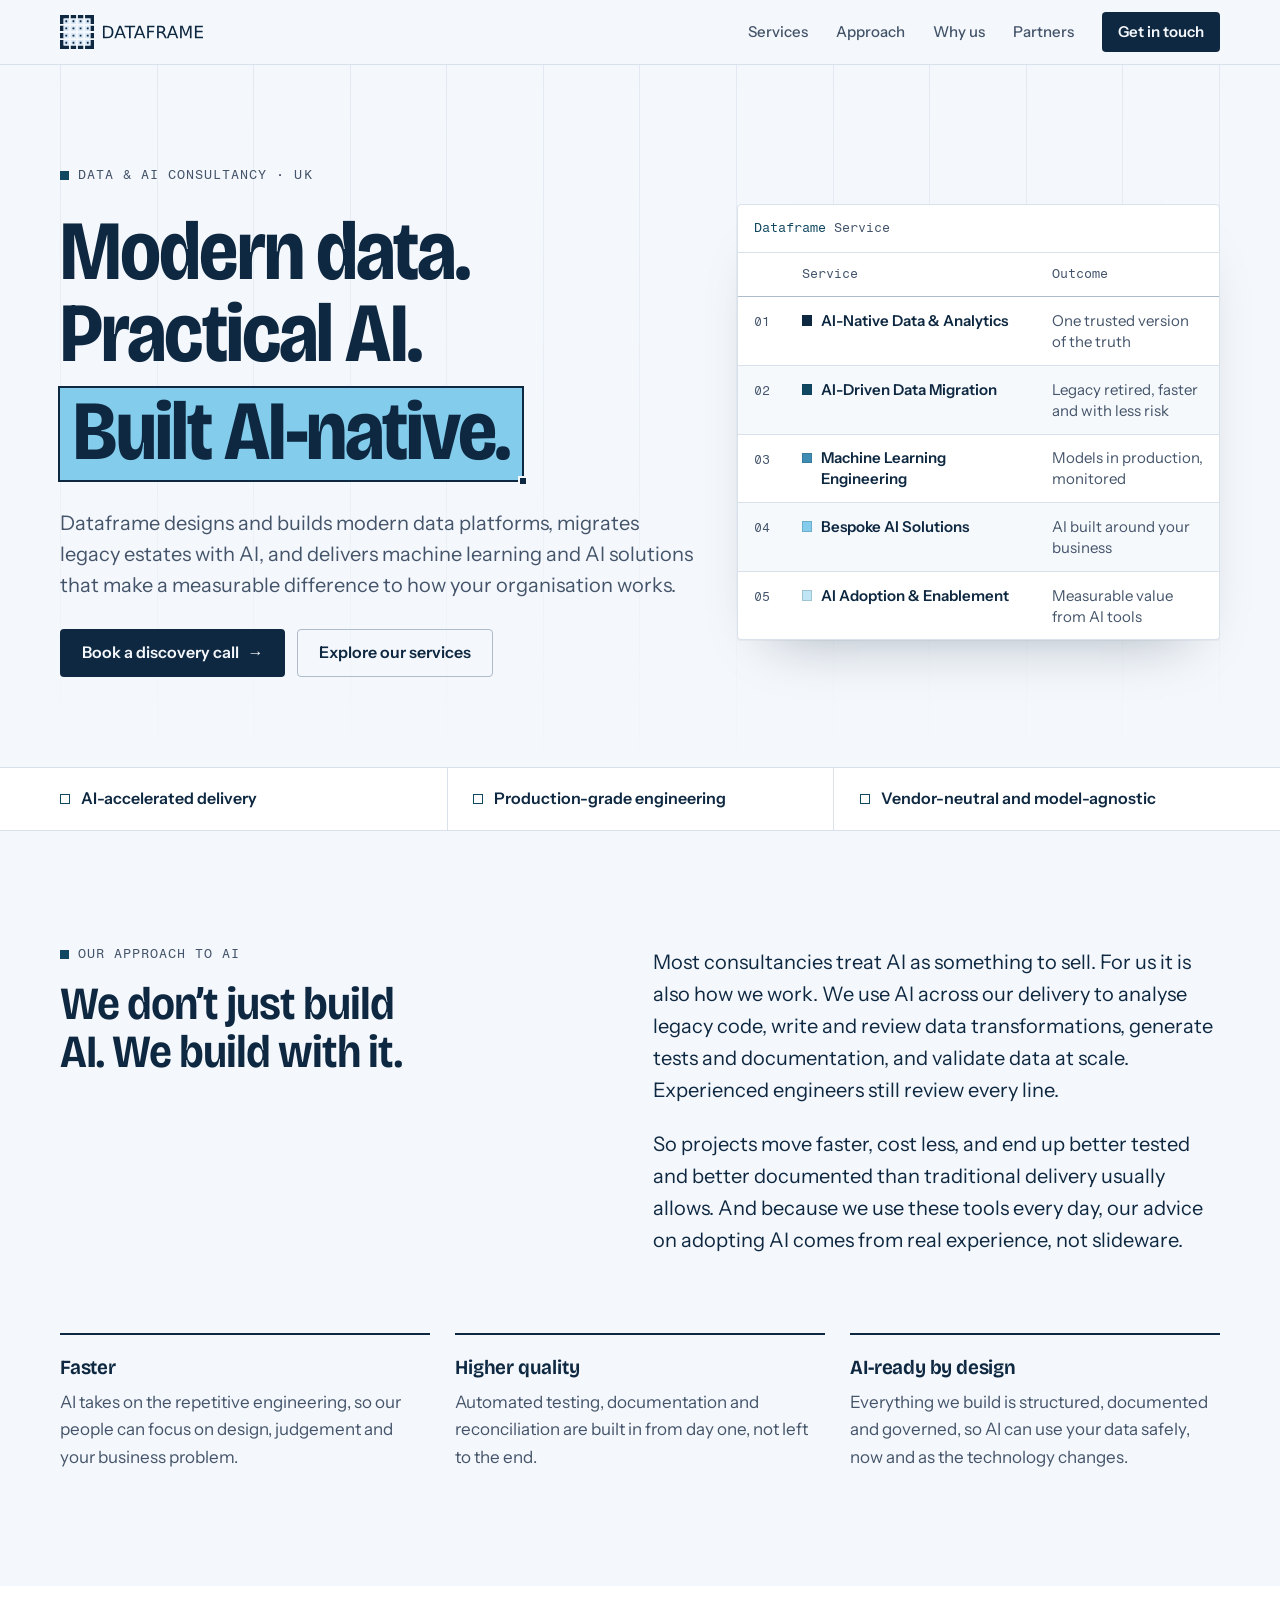
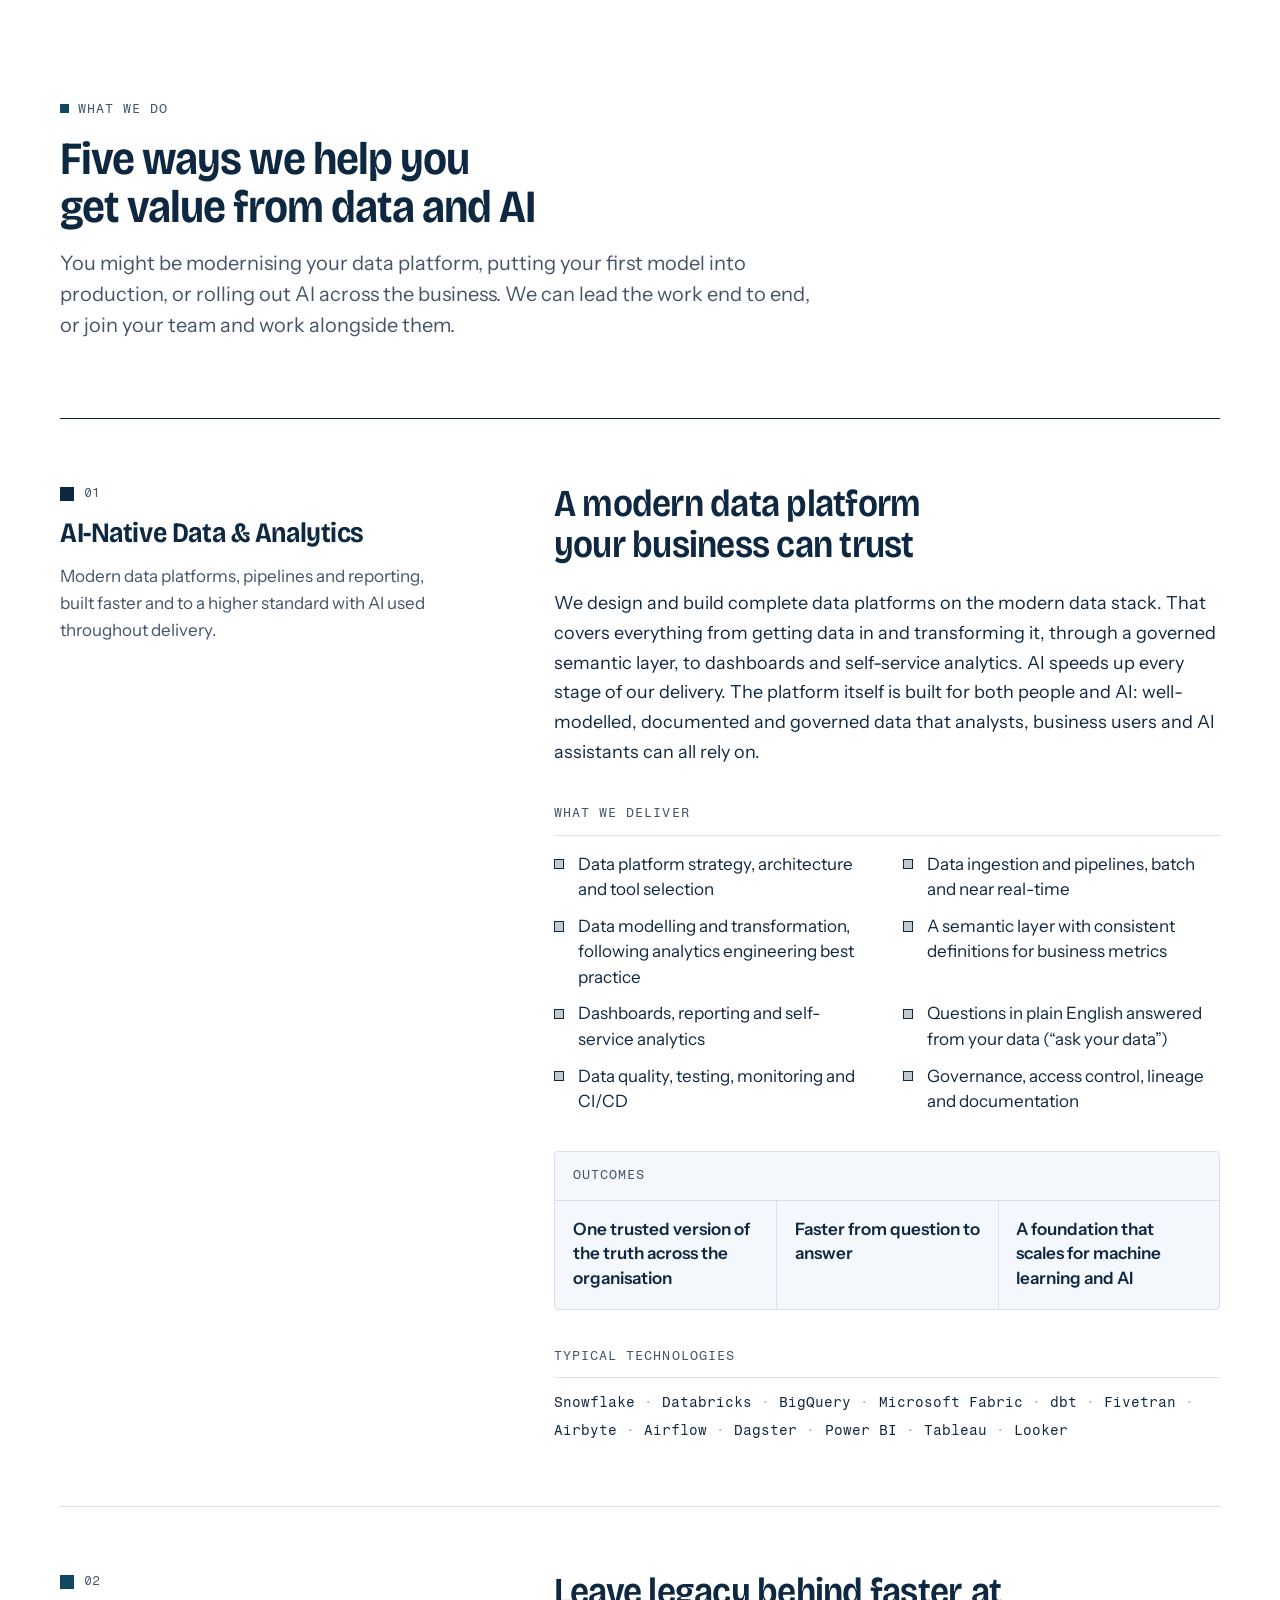
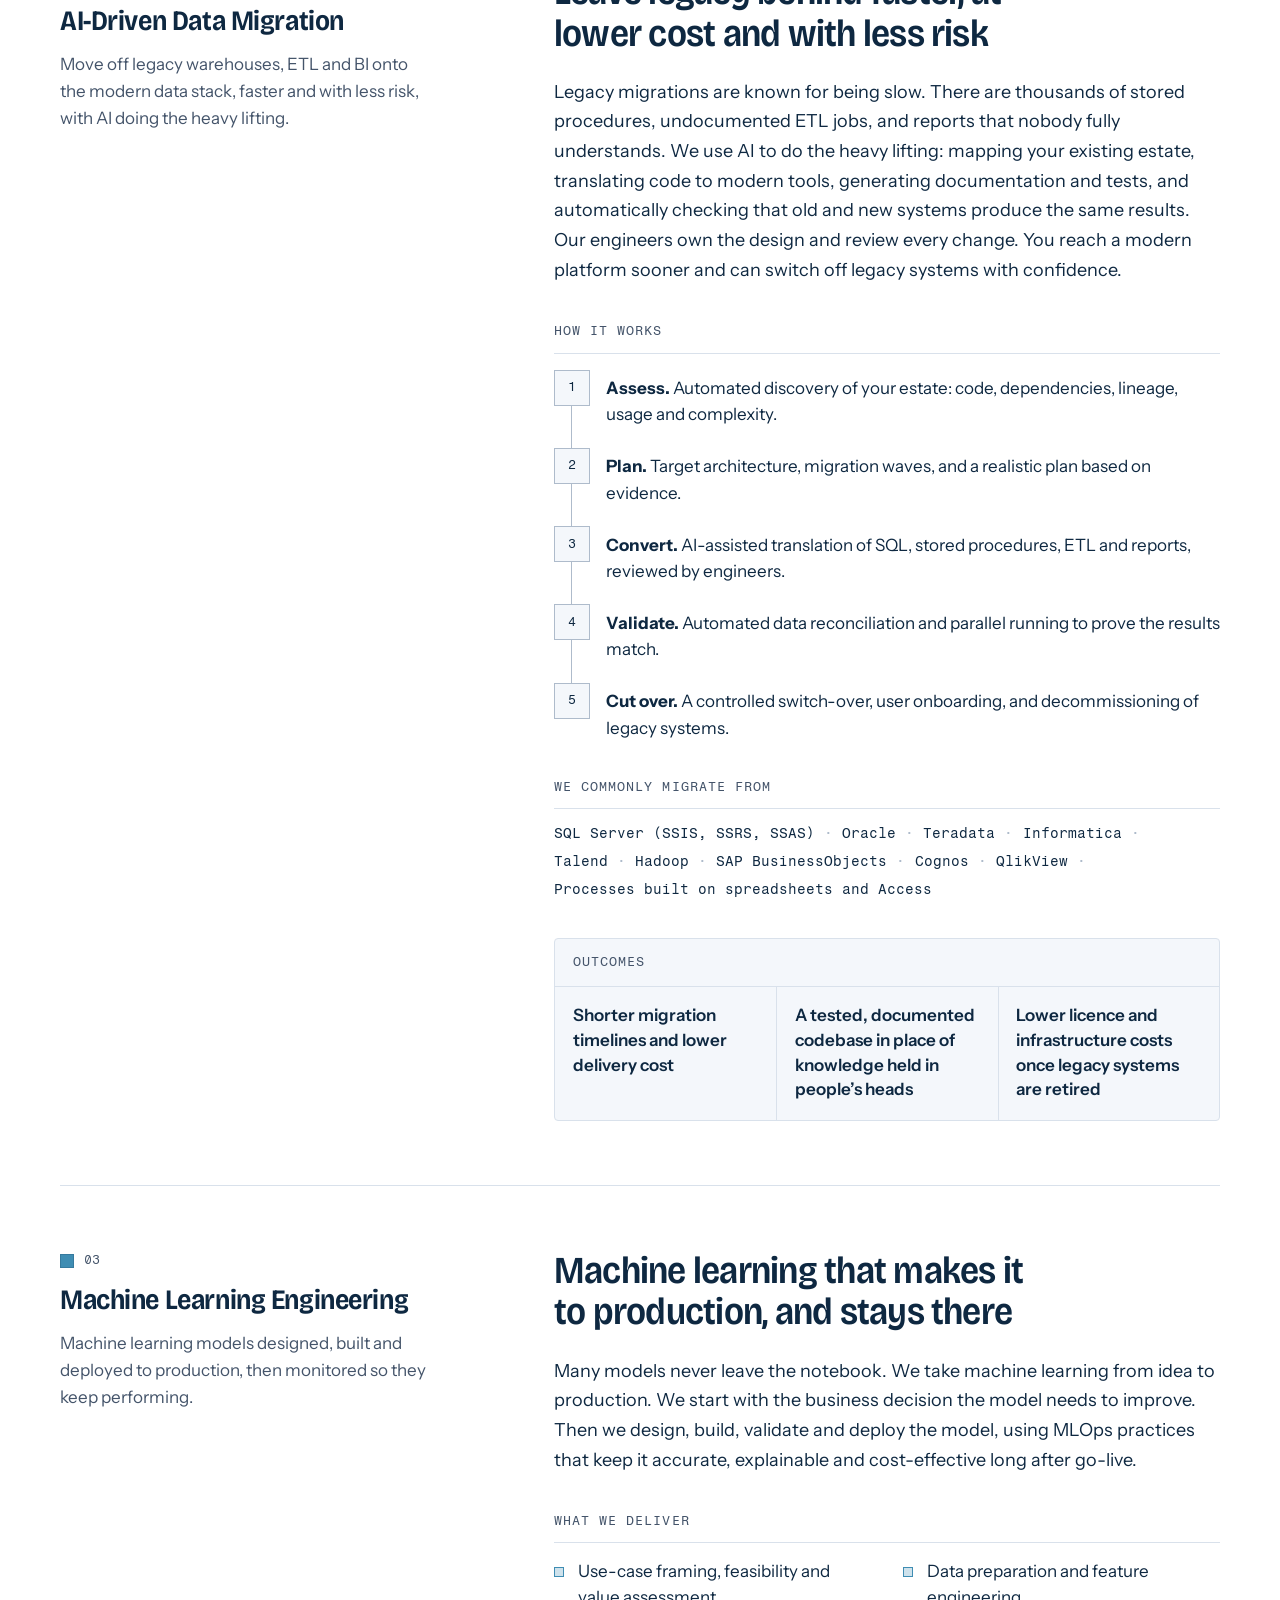
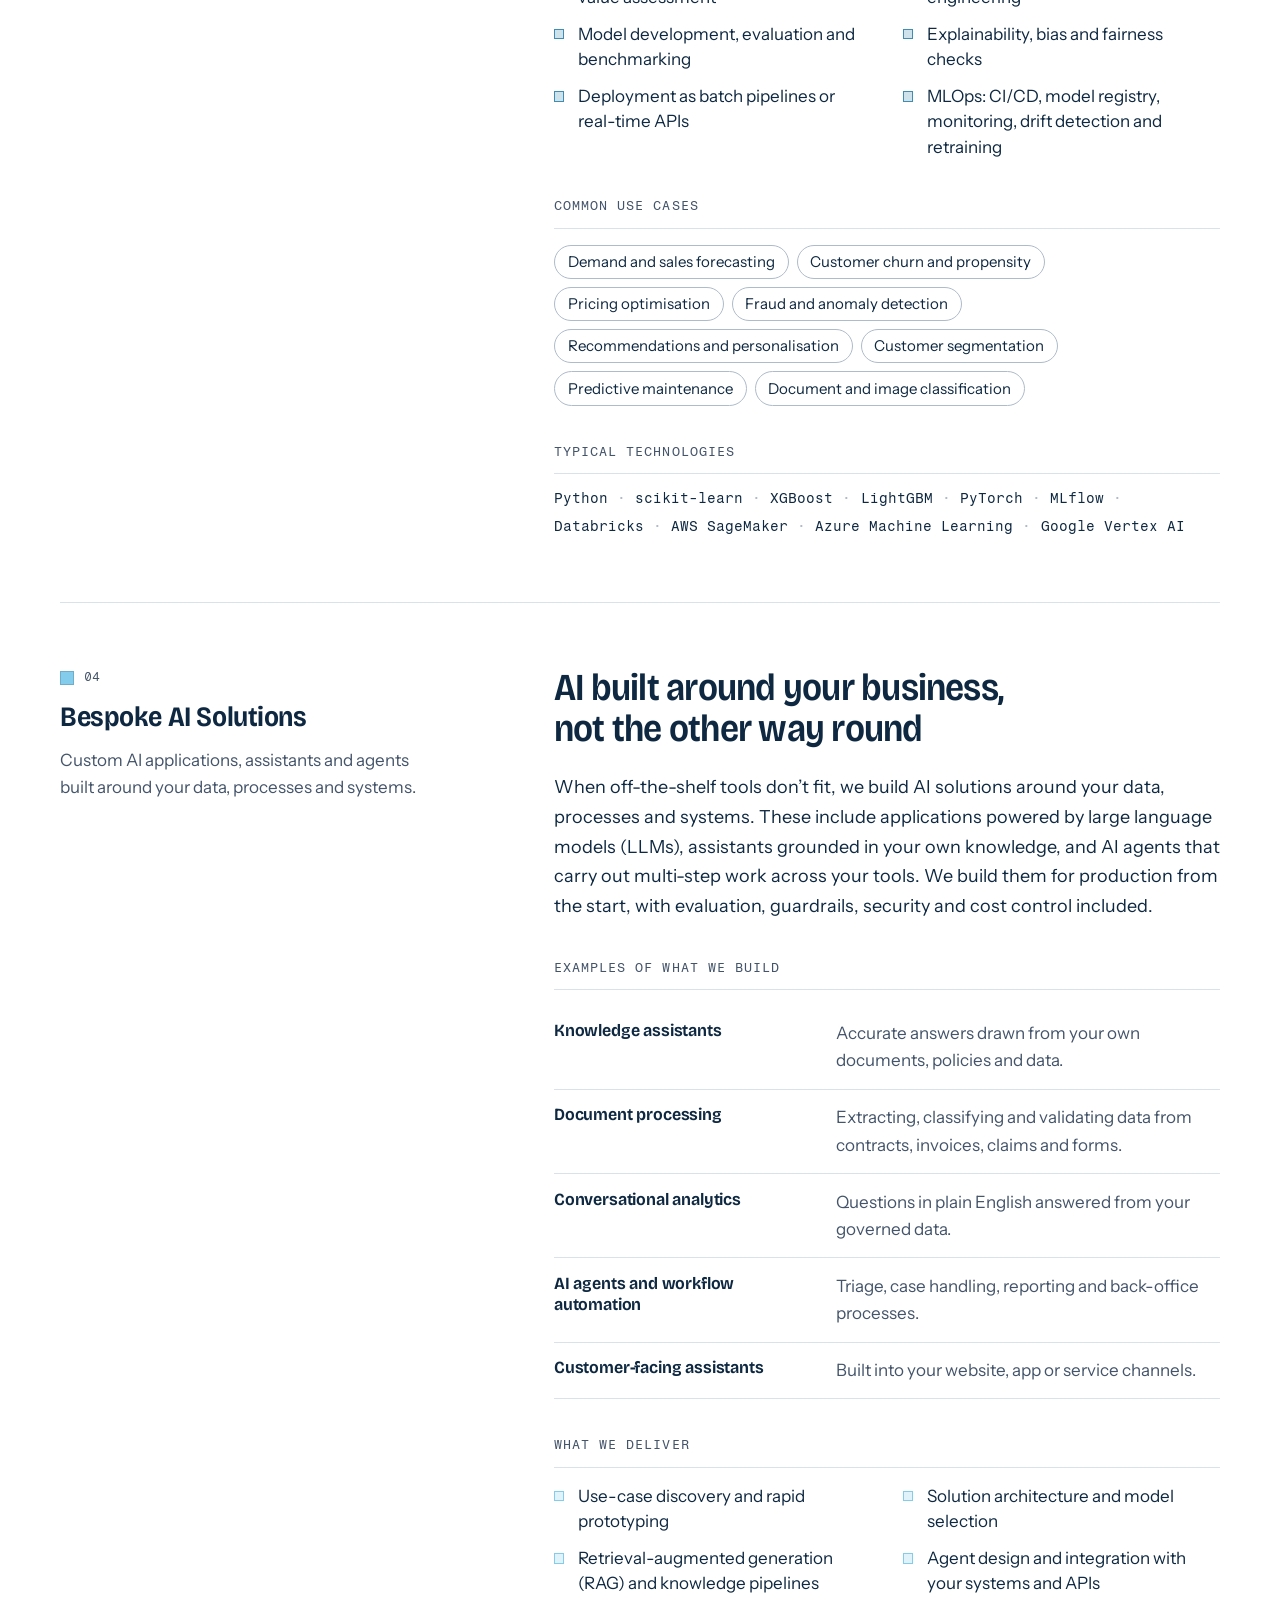
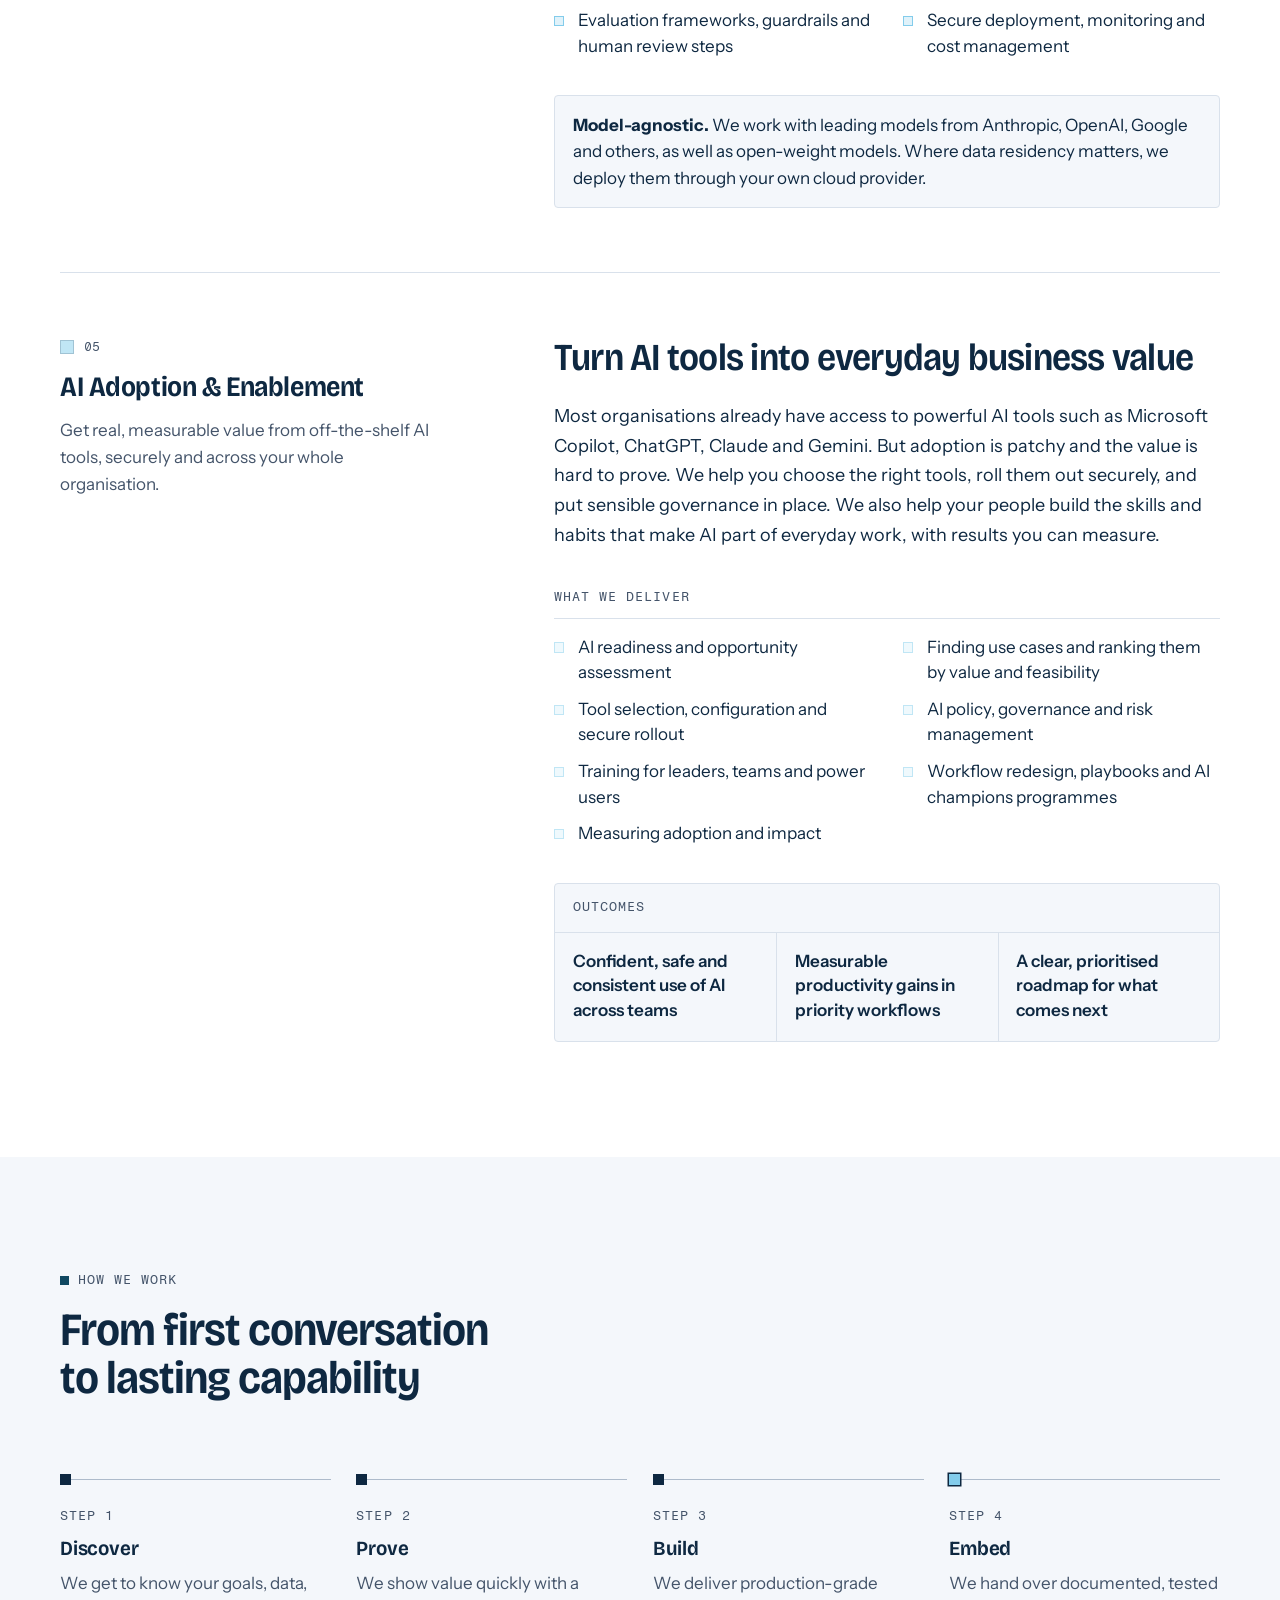
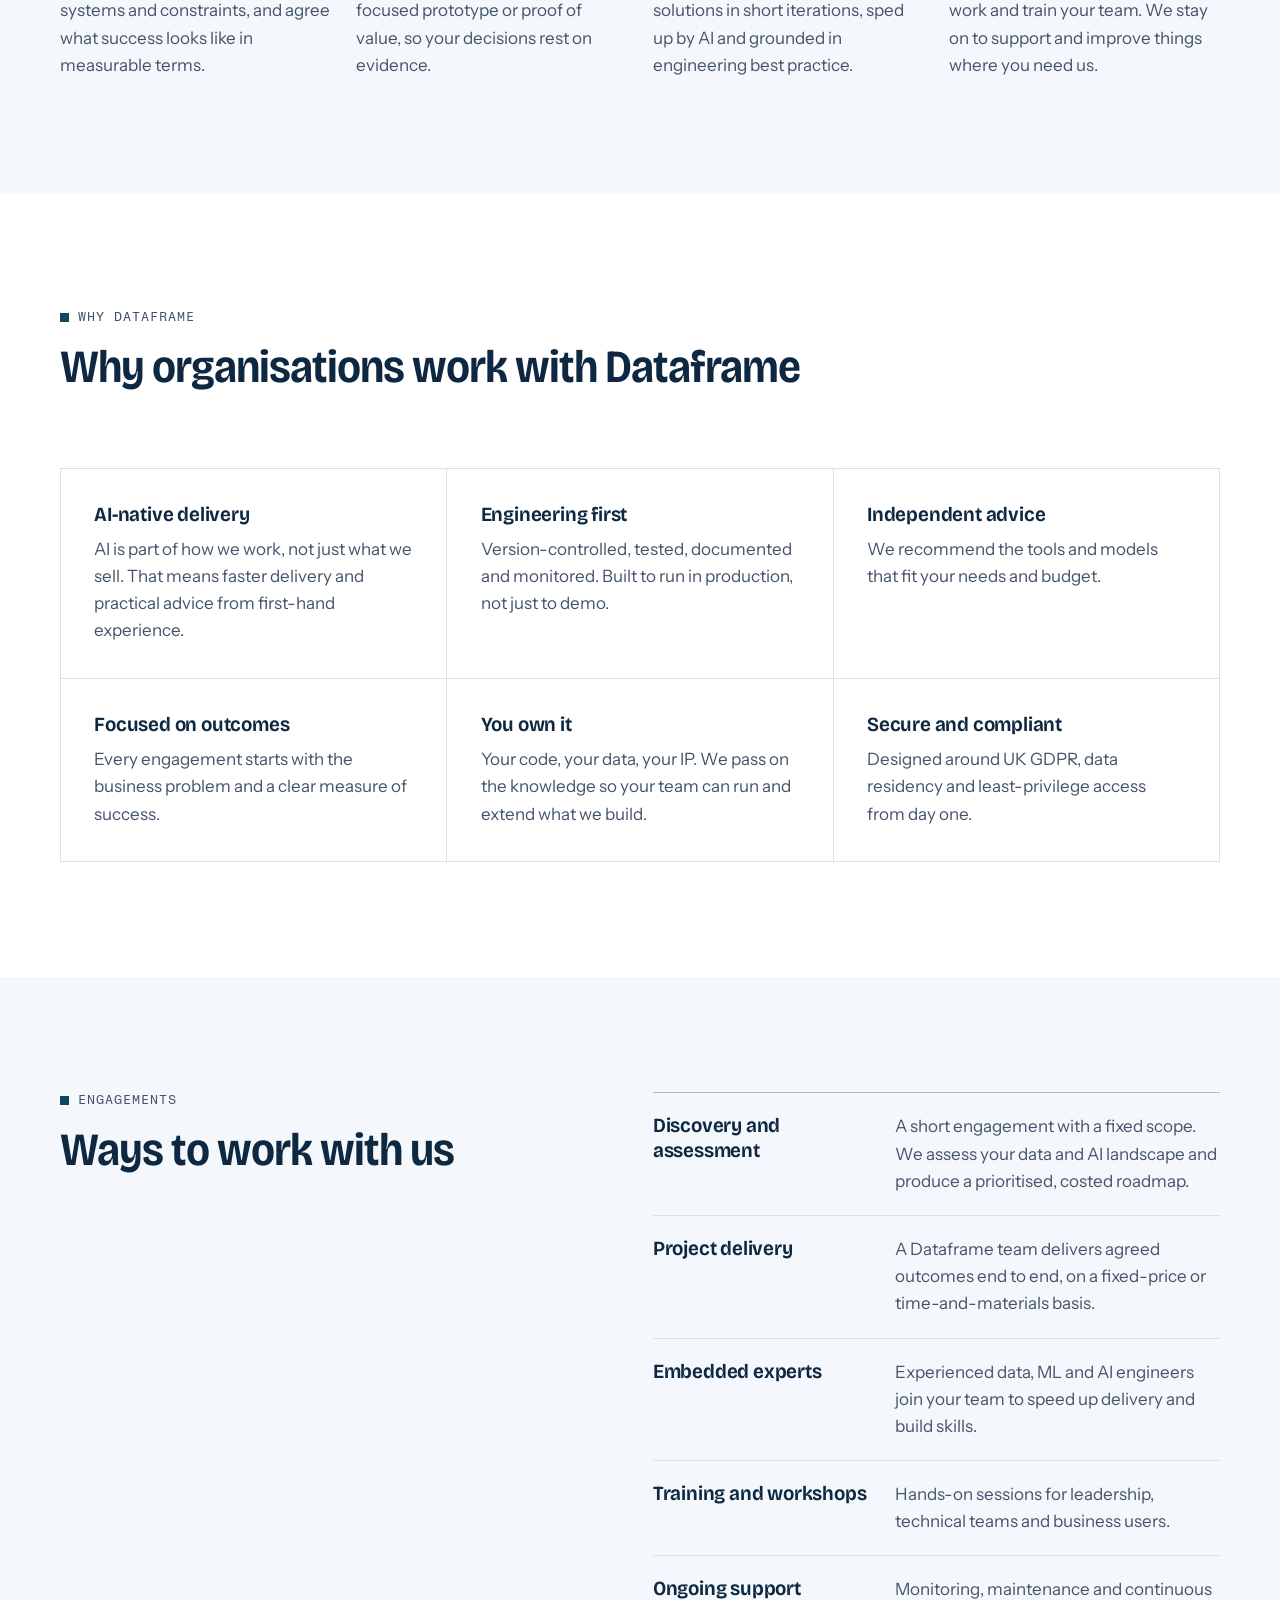
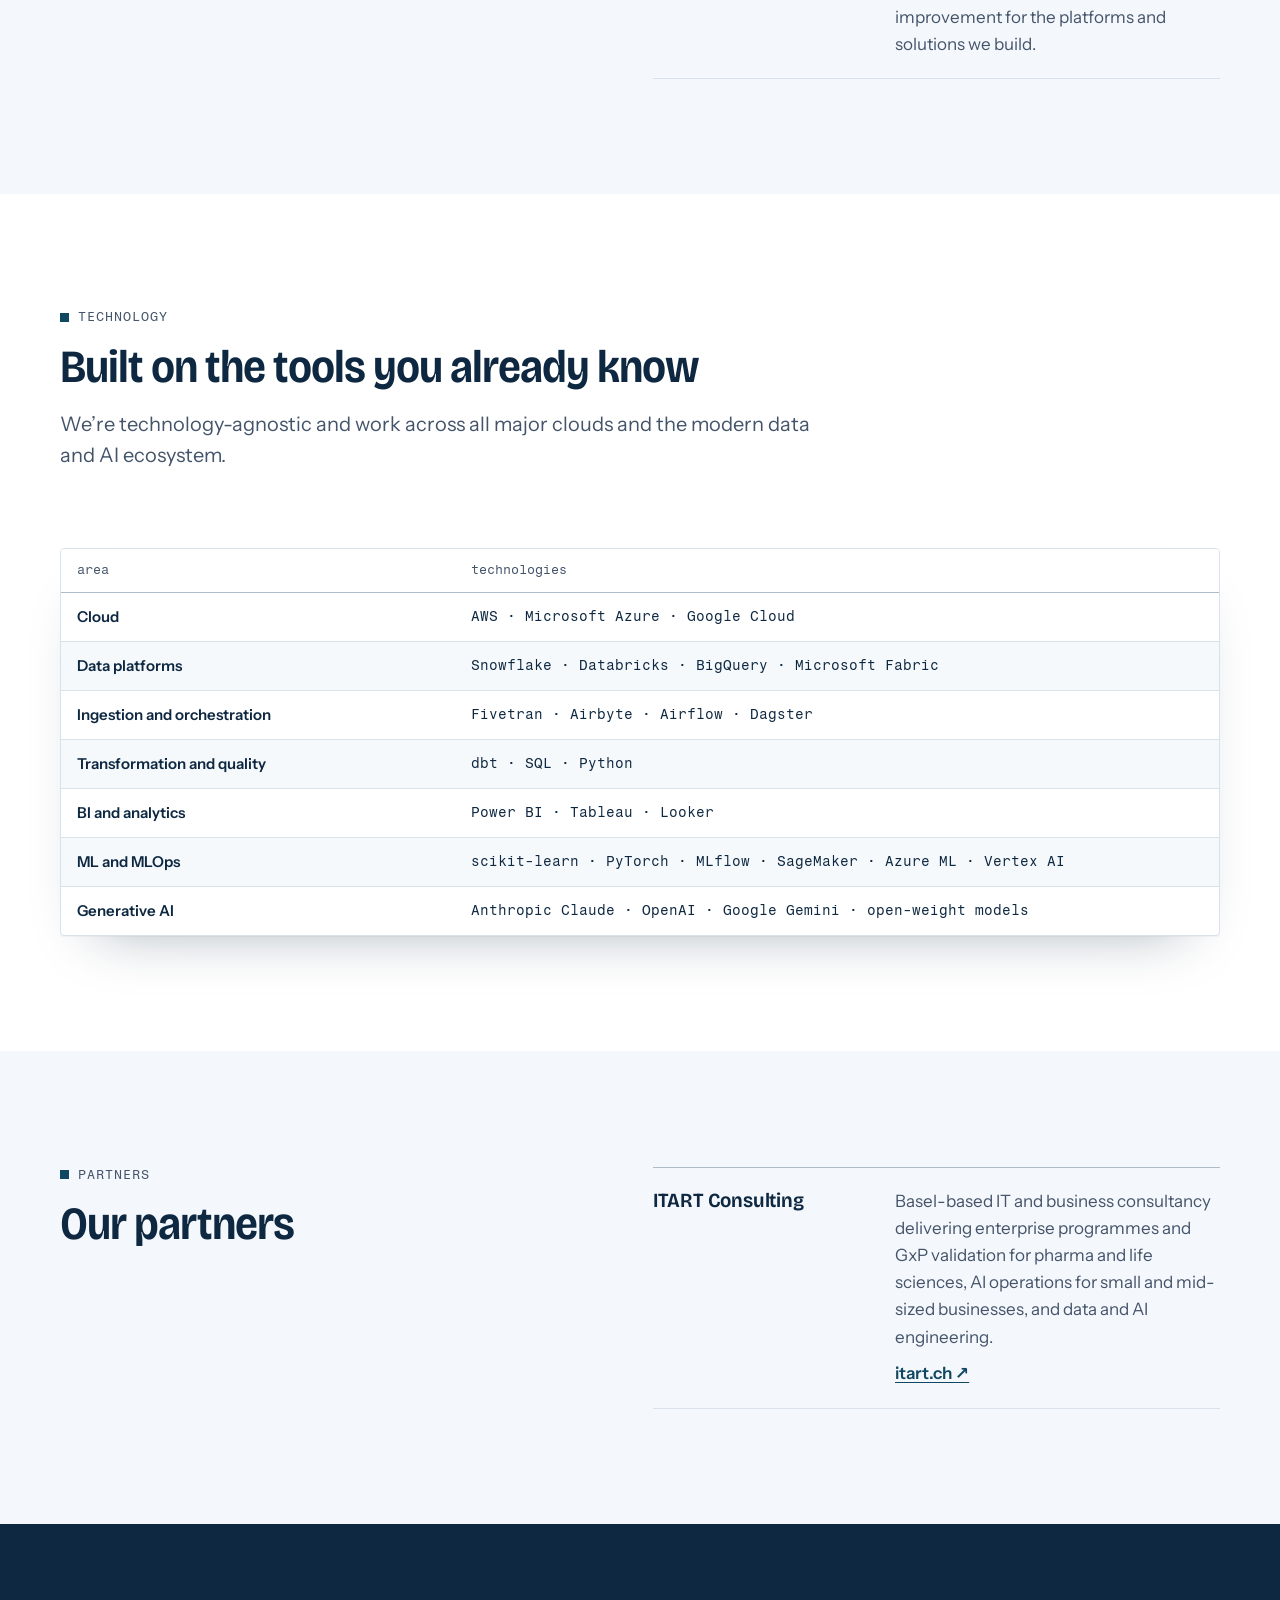
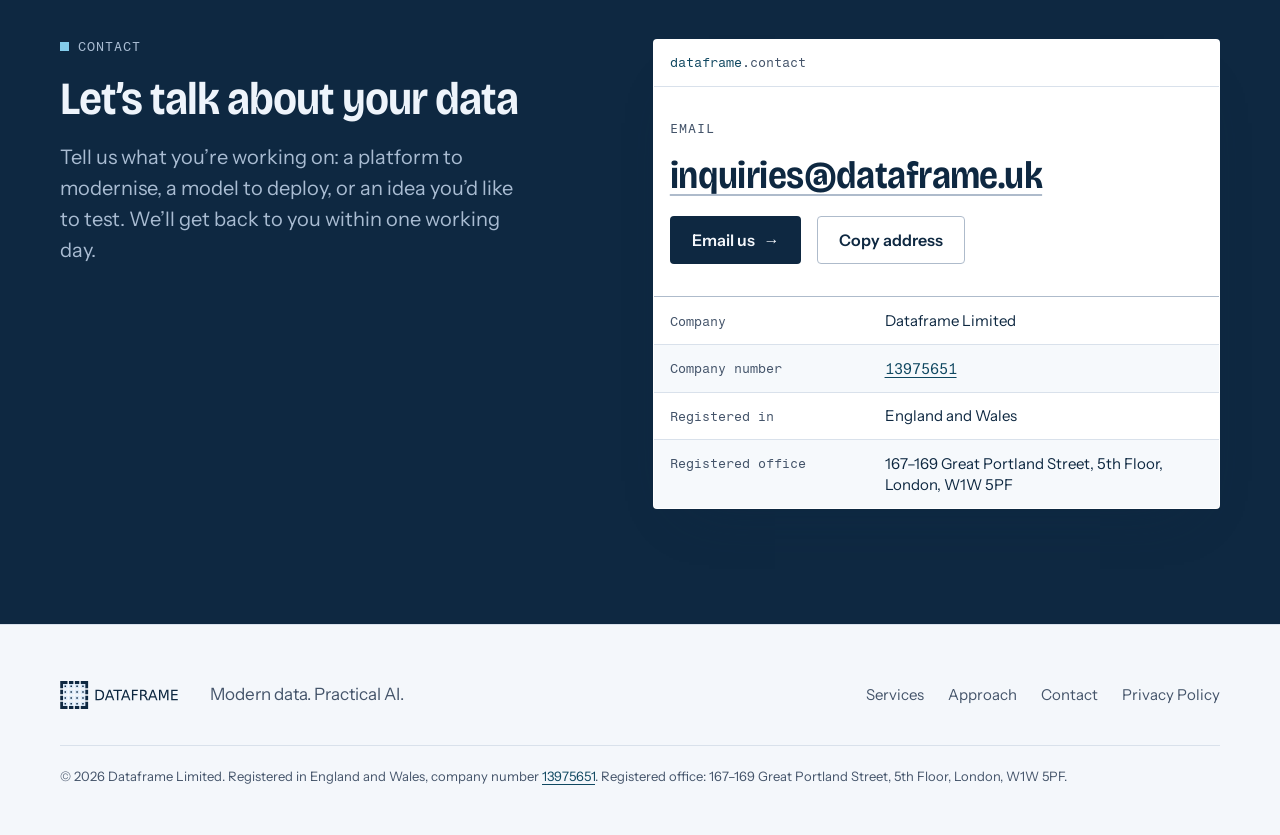
<file: docs/index.html>
<!doctype html>
<html lang="en-GB">
<head>
<meta charset="utf-8">
<meta name="viewport" content="width=device-width, initial-scale=1">
<title>Dataframe | AI-Native Data &amp; AI Consultancy, UK</title>
<meta name="description" content="Dataframe builds modern data platforms, migrates legacy data estates with AI, and designs, deploys and embeds machine learning and AI solutions.">
<link rel="canonical" href="https://dataframe.uk/">
<meta name="color-scheme" content="light dark">
<meta name="theme-color" content="#F4F7FB" media="(prefers-color-scheme: light)">
<meta name="theme-color" content="#07111D" media="(prefers-color-scheme: dark)">

<meta property="og:type" content="website">
<meta property="og:site_name" content="Dataframe">
<meta property="og:locale" content="en_GB">
<meta property="og:url" content="https://dataframe.uk/">
<meta property="og:title" content="Dataframe | AI-Native Data &amp; AI Consultancy, UK">
<meta property="og:description" content="Dataframe builds modern data platforms, migrates legacy data estates with AI, and designs, deploys and embeds machine learning and AI solutions.">
<meta property="og:image" content="https://dataframe.uk/assets/img/og-image.png">
<meta property="og:image:width" content="1200">
<meta property="og:image:height" content="630">
<meta property="og:image:alt" content="Dataframe: Modern data. Practical AI. Built AI-native.">
<meta name="twitter:card" content="summary_large_image">

<link rel="icon" href="favicon.ico" sizes="32x32">
<link rel="icon" href="assets/img/favicon.svg" type="image/svg+xml">
<link rel="apple-touch-icon" href="assets/img/apple-touch-icon.png">
<link rel="preload" href="assets/fonts/bricolage-grotesque-latin.woff2" as="font" type="font/woff2" crossorigin>
<link rel="preload" href="assets/fonts/instrument-sans-latin.woff2" as="font" type="font/woff2" crossorigin>
<link rel="preload" href="assets/fonts/fragment-mono-latin.woff2" as="font" type="font/woff2" crossorigin>
<link rel="stylesheet" href="assets/css/styles.css">
<script>document.documentElement.classList.add('js');</script>
<script src="assets/js/main.js" defer></script>

<script type="application/ld+json">
{
  "@context": "https://schema.org",
  "@type": "ProfessionalService",
  "name": "Dataframe Limited",
  "alternateName": "Dataframe",
  "url": "https://dataframe.uk/",
  "logo": "https://dataframe.uk/assets/img/apple-touch-icon.png",
  "description": "Dataframe builds modern data platforms, migrates legacy data estates with AI, and designs, deploys and embeds machine learning and AI solutions.",
  "email": "inquiries@dataframe.uk",
  "address": {
    "@type": "PostalAddress",
    "streetAddress": "167–169 Great Portland Street, 5th Floor",
    "addressLocality": "London",
    "postalCode": "W1W 5PF",
    "addressCountry": "GB"
  },
  "areaServed": "GB",
  "knowsAbout": ["Modern data stack", "Data migration", "Analytics engineering", "Machine learning", "Generative AI", "AI adoption"]
}
</script>
</head>
<body id="top">
<svg class="visually-hidden" aria-hidden="true" focusable="false"><symbol id="df-logo" viewBox="0 0 79.90099 19"><path style="fill: var(--logo-frame, #0E2841)" d="M0 0H5V2H0ZM0 0H2V5H0ZM6 0H9V2H6ZM10 0H13V2H10ZM14 0H19V2H14ZM17 0H19V5H17ZM0 6H2V9H0ZM17 6H19V9H17ZM0 10H2V13H0ZM17 10H19V13H17ZM0 17H5V19H0ZM0 14H2V19H0ZM6 17H9V19H6ZM10 17H13V19H10ZM14 17H19V19H14ZM17 14H19V19H17Z"/><path style="fill: var(--logo-cell, #DAE9F8)" d="M2 2H5V5H2ZM6 2H9V5H6ZM10 2H13V5H10ZM14 2H17V5H14ZM2 6H5V9H2ZM6 6H9V9H6ZM10 6H13V9H10ZM14 6H17V9H14ZM2 10H5V13H2ZM6 10H9V13H6ZM10 10H13V13H10ZM14 10H17V13H14ZM2 14H5V17H2ZM6 14H9V17H6ZM10 14H13V17H10ZM14 14H17V17H14Z"/><path style="fill: var(--logo-ink, #0E2841)" d="M3 3H4V4H3ZM7 3H8V4H7ZM11 3H12V4H11ZM15 3H16V4H15ZM3 7H4V8H3ZM7 7H8V8H7ZM11 7H12V8H11ZM15 7H16V8H15ZM3 11H4V12H3ZM7 11H8V12H7ZM11 11H12V12H11ZM15 11H16V12H15ZM3 15H4V16H3ZM7 15H8V16H7ZM11 15H12V16H11ZM15 15H16V16H15Z"/><path fill="currentColor" transform="translate(24 6.0) scale(0.09601)" d="M9.86 8.11L9.86 64.8L21.78 64.8Q36.88 64.8 43.88 57.97Q50.88 51.12 50.88 36.38Q50.88 21.73 43.88 14.92Q36.88 8.11 21.78 8.11L9.86 8.11ZM0 0L20.27 0Q41.45 0 51.36 8.81Q61.28 17.62 61.28 36.38Q61.28 55.23 51.31 64.08Q41.36 72.91 20.27 72.91L0 72.91L0 0ZM99.62 9.72L86.23 46L113.05 46L99.62 9.72ZM94.05 0L105.23 0L133.02 72.91L122.77 72.91L116.12 54.2L83.27 54.2L76.62 72.91L66.22 72.91L94.05 0ZM125.78 0L187.45 0L187.45 8.31L161.58 8.31L161.58 72.91L151.67 72.91L151.67 8.31L125.78 8.31L125.78 0ZM213.58 9.72L200.19 46L227 46L213.58 9.72ZM208 0L219.19 0L246.97 72.91L236.72 72.91L230.08 54.2L197.22 54.2L190.58 72.91L180.17 72.91L208 0ZM257.61 0L299.5 0L299.5 8.31L267.47 8.31L267.47 29.8L296.38 29.8L296.38 38.09L267.47 38.09L267.47 72.91L257.61 72.91L257.61 0ZM349.7 38.72Q352.88 39.8 355.88 43.31Q358.88 46.83 361.91 52.98L371.92 72.91L361.31 72.91L352 54.2Q348.38 46.88 344.98 44.48Q341.59 42.09 335.73 42.09L324.98 42.09L324.98 72.91L315.12 72.91L315.12 0L337.39 0Q349.89 0 356.05 5.23Q362.2 10.45 362.2 21Q362.2 27.89 359 32.44Q355.8 36.97 349.7 38.72ZM324.98 8.11L324.98 33.98L337.39 33.98Q344.52 33.98 348.16 30.69Q351.8 27.39 351.8 21Q351.8 14.61 348.16 11.36Q344.52 8.11 337.39 8.11L324.98 8.11ZM404.94 9.72L391.55 46L418.36 46L404.94 9.72ZM399.36 0L410.55 0L438.33 72.91L428.08 72.91L421.44 54.2L388.58 54.2L381.94 72.91L371.53 72.91L399.36 0ZM448.97 0L463.67 0L482.27 49.61L500.97 0L515.67 0L515.67 72.91L506.05 72.91L506.05 8.89L487.25 58.89L477.34 58.89L458.55 8.89L458.55 72.91L448.97 72.91L448.97 0ZM535.25 0L581.34 0L581.34 8.31L545.11 8.31L545.11 29.89L579.83 29.89L579.83 38.19L545.11 38.19L545.11 64.61L582.22 64.61L582.22 72.91L535.25 72.91L535.25 0Z"/></symbol></svg>
<a class="skip-link" href="#main">Skip to content</a>

<header class="site-header">
  <div class="wrap site-header__inner">
    <a class="brand" href="#top" aria-label="Dataframe, back to top">
      <svg class="brand__logo" viewBox="0 0 79.9 19" width="143" height="34" aria-hidden="true" focusable="false"><use href="#df-logo"/></svg>
    </a>
    <nav class="site-nav" id="site-nav" aria-label="Main">
      <ul>
        <li><a href="#services">Services</a></li>
        <li><a href="#approach">Approach</a></li>
        <li><a href="#why">Why us</a></li>
        <li><a href="#partners">Partners</a></li>
      </ul>
    </nav>
    <a class="btn btn--primary btn--sm site-header__cta" href="#contact">Get in touch</a>
    <button class="nav-toggle" type="button" aria-expanded="false" aria-controls="site-nav">
      <span class="visually-hidden">Menu</span>
      <span class="nav-toggle__bars" aria-hidden="true"></span>
    </button>
  </div>
</header>

<main id="main">

  <!-- Hero -->
  <section class="hero" aria-labelledby="hero-title">
    <div class="wrap hero__grid">
      <div class="hero__copy">
        <p class="label">Data &amp; AI consultancy · UK</p>
        <h1 class="hero__title" id="hero-title">
          <span class="hero__line">Modern data.</span>
          <span class="hero__line">Practical AI.</span>
          <span class="hero__line"><span class="cell-select">Built AI-native.</span></span>
        </h1>
        <p class="hero__lead">Dataframe designs and builds modern data platforms, migrates legacy estates with AI, and delivers machine learning and AI solutions that make a measurable difference to how your organisation works.</p>
        <div class="actions">
          <a class="btn btn--primary" href="#contact">Book a discovery call <span class="btn__arrow" aria-hidden="true">→</span></a>
          <a class="btn btn--ghost" href="#services">Explore our services</a>
        </div>
      </div>

      <figure class="df df--nav df--live hero__df">
        <figcaption class="df__caption"><span class="df__var">Dataframe</span> Service</figcaption>
        <div class="df__scroll">
          <table>
            <thead>
              <tr><th scope="col"><span class="visually-hidden">Number</span></th><th scope="col">Service</th><th scope="col">Outcome</th></tr>
            </thead>
            <tbody>
              <tr style="--i:0; --swatch: var(--v1)"><th scope="row">01</th><td><a href="#data-analytics"><span class="swatch" aria-hidden="true"></span>AI-Native Data &amp; Analytics</a></td><td>One trusted version of the truth</td></tr>
              <tr style="--i:1; --swatch: var(--v2)"><th scope="row">02</th><td><a href="#migration"><span class="swatch" aria-hidden="true"></span>AI-Driven Data Migration</a></td><td>Legacy retired, faster and with less risk</td></tr>
              <tr style="--i:2; --swatch: var(--v3)"><th scope="row">03</th><td><a href="#machine-learning"><span class="swatch" aria-hidden="true"></span>Machine Learning Engineering</a></td><td>Models in production, monitored</td></tr>
              <tr style="--i:3; --swatch: var(--v4)"><th scope="row">04</th><td><a href="#bespoke-ai"><span class="swatch" aria-hidden="true"></span>Bespoke AI Solutions</a></td><td>AI built around your business</td></tr>
              <tr style="--i:4; --swatch: var(--v5)"><th scope="row">05</th><td><a href="#ai-adoption"><span class="swatch" aria-hidden="true"></span>AI Adoption &amp; Enablement</a></td><td>Measurable value from AI tools</td></tr>
            </tbody>
          </table>
        </div>
      </figure>
    </div>
  </section>

  <!-- Proof strip -->
  <div class="proof">
    <ul class="wrap proof__list">
      <li>AI-accelerated delivery</li>
      <li>Production-grade engineering</li>
      <li>Vendor-neutral and model-agnostic</li>
    </ul>
  </div>

  <!-- Positioning -->
  <section class="section" id="approach" aria-labelledby="approach-title">
    <div class="wrap section__inner">
      <div class="split">
        <div class="split__head">
          <p class="label">Our approach to AI</p>
          <h2 class="h2" id="approach-title">We don’t just build AI. We build with it.</h2>
        </div>
        <div class="split__body prose">
          <p>Most consultancies treat AI as something to sell. For us it is also how we work. We use AI across our delivery to analyse legacy code, write and review data transformations, generate tests and documentation, and validate data at scale. Experienced engineers still review every line.</p>
          <p>So projects move faster, cost less, and end up better tested and better documented than traditional delivery usually allows. And because we use these tools every day, our advice on adopting AI comes from real experience, not slideware.</p>
        </div>
      </div>
      <ul class="pillars">
        <li>
          <h3 class="h3">Faster</h3>
          <p>AI takes on the repetitive engineering, so our people can focus on design, judgement and your business problem.</p>
        </li>
        <li>
          <h3 class="h3">Higher quality</h3>
          <p>Automated testing, documentation and reconciliation are built in from day one, not left to the end.</p>
        </li>
        <li>
          <h3 class="h3">AI-ready by design</h3>
          <p>Everything we build is structured, documented and governed, so AI can use your data safely, now and as the technology changes.</p>
        </li>
      </ul>
    </div>
  </section>

  <!-- Services -->
  <section class="section section--alt" id="services" aria-labelledby="services-title">
    <div class="wrap section__inner">
      <header class="section-head">
        <p class="label">What we do</p>
        <h2 class="h2" id="services-title">Five ways we help you get value from data and AI</h2>
        <p class="section-head__intro">You might be modernising your data platform, putting your first model into production, or rolling out AI across the business. We can lead the work end to end, or join your team and work alongside them.</p>
      </header>

      <div class="services">

        <!-- 01 -->
        <article class="service" id="data-analytics" style="--swatch: var(--v1)" aria-labelledby="s1-title">
          <div class="service__aside">
            <p class="service__index"><span class="swatch" aria-hidden="true"></span>01</p>
            <h3 class="service__title" id="s1-title">AI-Native Data &amp; Analytics</h3>
            <p class="service__summary">Modern data platforms, pipelines and reporting, built faster and to a higher standard with AI used throughout delivery.</p>
          </div>
          <div class="service__body">
            <p class="service__headline">A modern data platform your business can trust</p>
            <p class="service__intro">We design and build complete data platforms on the modern data stack. That covers everything from getting data in and transforming it, through a governed semantic layer, to dashboards and self-service analytics. AI speeds up every stage of our delivery. The platform itself is built for both people and AI: well-modelled, documented and governed data that analysts, business users and AI assistants can all rely on.</p>
            <div class="block">
              <h4 class="block__title">What we deliver</h4>
              <ul class="ticks">
                <li>Data platform strategy, architecture and tool selection</li>
                <li>Data ingestion and pipelines, batch and near real-time</li>
                <li>Data modelling and transformation, following analytics engineering best practice</li>
                <li>A semantic layer with consistent definitions for business metrics</li>
                <li>Dashboards, reporting and self-service analytics</li>
                <li>Questions in plain English answered from your data (“ask your data”)</li>
                <li>Data quality, testing, monitoring and CI/CD</li>
                <li>Governance, access control, lineage and documentation</li>
              </ul>
            </div>
            <div class="outcomes">
              <h4 class="block__title">Outcomes</h4>
              <ul>
                <li>One trusted version of the truth across the organisation</li>
                <li>Faster from question to answer</li>
                <li>A foundation that scales for machine learning and AI</li>
              </ul>
            </div>
            <div class="tech">
              <h4 class="block__title">Typical technologies</h4>
              <ul class="inline-list">
                <li>Snowflake</li><li>Databricks</li><li>BigQuery</li><li>Microsoft Fabric</li><li>dbt</li><li>Fivetran</li><li>Airbyte</li><li>Airflow</li><li>Dagster</li><li>Power BI</li><li>Tableau</li><li>Looker</li>
              </ul>
            </div>
          </div>
        </article>

        <!-- 02 -->
        <article class="service" id="migration" style="--swatch: var(--v2)" aria-labelledby="s2-title">
          <div class="service__aside">
            <p class="service__index"><span class="swatch" aria-hidden="true"></span>02</p>
            <h3 class="service__title" id="s2-title">AI-Driven Data Migration</h3>
            <p class="service__summary">Move off legacy warehouses, ETL and BI onto the modern data stack, faster and with less risk, with AI doing the heavy lifting.</p>
          </div>
          <div class="service__body">
            <p class="service__headline">Leave legacy behind faster, at lower cost and with less risk</p>
            <p class="service__intro">Legacy migrations are known for being slow. There are thousands of stored procedures, undocumented ETL jobs, and reports that nobody fully understands. We use AI to do the heavy lifting: mapping your existing estate, translating code to modern tools, generating documentation and tests, and automatically checking that old and new systems produce the same results. Our engineers own the design and review every change. You reach a modern platform sooner and can switch off legacy systems with confidence.</p>
            <div class="block">
              <h4 class="block__title">How it works</h4>
              <ol class="steps">
                <li><span class="steps__n">1</span><p><strong>Assess.</strong> Automated discovery of your estate: code, dependencies, lineage, usage and complexity.</p></li>
                <li><span class="steps__n">2</span><p><strong>Plan.</strong> Target architecture, migration waves, and a realistic plan based on evidence.</p></li>
                <li><span class="steps__n">3</span><p><strong>Convert.</strong> AI-assisted translation of SQL, stored procedures, ETL and reports, reviewed by engineers.</p></li>
                <li><span class="steps__n">4</span><p><strong>Validate.</strong> Automated data reconciliation and parallel running to prove the results match.</p></li>
                <li><span class="steps__n">5</span><p><strong>Cut over.</strong> A controlled switch-over, user onboarding, and decommissioning of legacy systems.</p></li>
              </ol>
            </div>
            <div class="tech">
              <h4 class="block__title">We commonly migrate from</h4>
              <ul class="inline-list">
                <li>SQL Server (SSIS, SSRS, SSAS)</li><li>Oracle</li><li>Teradata</li><li>Informatica</li><li>Talend</li><li>Hadoop</li><li>SAP BusinessObjects</li><li>Cognos</li><li>QlikView</li><li>Processes built on spreadsheets and Access</li>
              </ul>
            </div>
            <div class="outcomes">
              <h4 class="block__title">Outcomes</h4>
              <ul>
                <li>Shorter migration timelines and lower delivery cost</li>
                <li>A tested, documented codebase in place of knowledge held in people’s heads</li>
                <li>Lower licence and infrastructure costs once legacy systems are retired</li>
              </ul>
            </div>
          </div>
        </article>

        <!-- 03 -->
        <article class="service" id="machine-learning" style="--swatch: var(--v3)" aria-labelledby="s3-title">
          <div class="service__aside">
            <p class="service__index"><span class="swatch" aria-hidden="true"></span>03</p>
            <h3 class="service__title" id="s3-title">Machine Learning Engineering</h3>
            <p class="service__summary">Machine learning models designed, built and deployed to production, then monitored so they keep performing.</p>
          </div>
          <div class="service__body">
            <p class="service__headline">Machine learning that makes it to production, and stays there</p>
            <p class="service__intro">Many models never leave the notebook. We take machine learning from idea to production. We start with the business decision the model needs to improve. Then we design, build, validate and deploy the model, using MLOps practices that keep it accurate, explainable and cost-effective long after go-live.</p>
            <div class="block">
              <h4 class="block__title">What we deliver</h4>
              <ul class="ticks">
                <li>Use-case framing, feasibility and value assessment</li>
                <li>Data preparation and feature engineering</li>
                <li>Model development, evaluation and benchmarking</li>
                <li>Explainability, bias and fairness checks</li>
                <li>Deployment as batch pipelines or real-time APIs</li>
                <li>MLOps: CI/CD, model registry, monitoring, drift detection and retraining</li>
              </ul>
            </div>
            <div class="block">
              <h4 class="block__title">Common use cases</h4>
              <ul class="chips">
                <li>Demand and sales forecasting</li>
                <li>Customer churn and propensity</li>
                <li>Pricing optimisation</li>
                <li>Fraud and anomaly detection</li>
                <li>Recommendations and personalisation</li>
                <li>Customer segmentation</li>
                <li>Predictive maintenance</li>
                <li>Document and image classification</li>
              </ul>
            </div>
            <div class="tech">
              <h4 class="block__title">Typical technologies</h4>
              <ul class="inline-list">
                <li>Python</li><li>scikit-learn</li><li>XGBoost</li><li>LightGBM</li><li>PyTorch</li><li>MLflow</li><li>Databricks</li><li>AWS SageMaker</li><li>Azure Machine Learning</li><li>Google Vertex AI</li>
              </ul>
            </div>
          </div>
        </article>

        <!-- 04 -->
        <article class="service" id="bespoke-ai" style="--swatch: var(--v4)" aria-labelledby="s4-title">
          <div class="service__aside">
            <p class="service__index"><span class="swatch" aria-hidden="true"></span>04</p>
            <h3 class="service__title" id="s4-title">Bespoke AI Solutions</h3>
            <p class="service__summary">Custom AI applications, assistants and agents built around your data, processes and systems.</p>
          </div>
          <div class="service__body">
            <p class="service__headline">AI built around your business, not the other way round</p>
            <p class="service__intro">When off-the-shelf tools don’t fit, we build AI solutions around your data, processes and systems. These include applications powered by large language models (LLMs), assistants grounded in your own knowledge, and AI agents that carry out multi-step work across your tools. We build them for production from the start, with evaluation, guardrails, security and cost control included.</p>
            <div class="block">
              <h4 class="block__title">Examples of what we build</h4>
              <dl class="rows rows--compact">
                <div class="rows__item"><dt>Knowledge assistants</dt><dd>Accurate answers drawn from your own documents, policies and data.</dd></div>
                <div class="rows__item"><dt>Document processing</dt><dd>Extracting, classifying and validating data from contracts, invoices, claims and forms.</dd></div>
                <div class="rows__item"><dt>Conversational analytics</dt><dd>Questions in plain English answered from your governed data.</dd></div>
                <div class="rows__item"><dt>AI agents and workflow automation</dt><dd>Triage, case handling, reporting and back-office processes.</dd></div>
                <div class="rows__item"><dt>Customer-facing assistants</dt><dd>Built into your website, app or service channels.</dd></div>
              </dl>
            </div>
            <div class="block">
              <h4 class="block__title">What we deliver</h4>
              <ul class="ticks">
                <li>Use-case discovery and rapid prototyping</li>
                <li>Solution architecture and model selection</li>
                <li>Retrieval-augmented generation (RAG) and knowledge pipelines</li>
                <li>Agent design and integration with your systems and APIs</li>
                <li>Evaluation frameworks, guardrails and human review steps</li>
                <li>Secure deployment, monitoring and cost management</li>
              </ul>
            </div>
            <p class="note"><strong>Model-agnostic.</strong> We work with leading models from Anthropic, OpenAI, Google and others, as well as open-weight models. Where data residency matters, we deploy them through your own cloud provider.</p>
          </div>
        </article>

        <!-- 05 -->
        <article class="service" id="ai-adoption" style="--swatch: var(--v5)" aria-labelledby="s5-title">
          <div class="service__aside">
            <p class="service__index"><span class="swatch" aria-hidden="true"></span>05</p>
            <h3 class="service__title" id="s5-title">AI Adoption &amp; Enablement</h3>
            <p class="service__summary">Get real, measurable value from off-the-shelf AI tools, securely and across your whole organisation.</p>
          </div>
          <div class="service__body">
            <p class="service__headline">Turn AI tools into everyday business value</p>
            <p class="service__intro">Most organisations already have access to powerful AI tools such as Microsoft Copilot, ChatGPT, Claude and Gemini. But adoption is patchy and the value is hard to prove. We help you choose the right tools, roll them out securely, and put sensible governance in place. We also help your people build the skills and habits that make AI part of everyday work, with results you can measure.</p>
            <div class="block">
              <h4 class="block__title">What we deliver</h4>
              <ul class="ticks">
                <li>AI readiness and opportunity assessment</li>
                <li>Finding use cases and ranking them by value and feasibility</li>
                <li>Tool selection, configuration and secure rollout</li>
                <li>AI policy, governance and risk management</li>
                <li>Training for leaders, teams and power users</li>
                <li>Workflow redesign, playbooks and AI champions programmes</li>
                <li>Measuring adoption and impact</li>
              </ul>
            </div>
            <div class="outcomes">
              <h4 class="block__title">Outcomes</h4>
              <ul>
                <li>Confident, safe and consistent use of AI across teams</li>
                <li>Measurable productivity gains in priority workflows</li>
                <li>A clear, prioritised roadmap for what comes next</li>
              </ul>
            </div>
          </div>
        </article>

      </div>
    </div>
  </section>

  <!-- How we work -->
  <section class="section" id="how-we-work" aria-labelledby="how-title">
    <div class="wrap section__inner">
      <header class="section-head">
        <p class="label">How we work</p>
        <h2 class="h2" id="how-title">From first conversation to lasting capability</h2>
      </header>
      <ol class="process">
        <li>
          <p class="process__n">Step 1</p>
          <h3 class="h3">Discover</h3>
          <p>We get to know your goals, data, systems and constraints, and agree what success looks like in measurable terms.</p>
        </li>
        <li>
          <p class="process__n">Step 2</p>
          <h3 class="h3">Prove</h3>
          <p>We show value quickly with a focused prototype or proof of value, so your decisions rest on evidence.</p>
        </li>
        <li>
          <p class="process__n">Step 3</p>
          <h3 class="h3">Build</h3>
          <p>We deliver production-grade solutions in short iterations, sped up by AI and grounded in engineering best practice.</p>
        </li>
        <li>
          <p class="process__n">Step 4</p>
          <h3 class="h3">Embed</h3>
          <p>We hand over documented, tested work and train your team. We stay on to support and improve things where you need us.</p>
        </li>
      </ol>
    </div>
  </section>

  <!-- Why Dataframe -->
  <section class="section section--alt" id="why" aria-labelledby="why-title">
    <div class="wrap section__inner">
      <header class="section-head">
        <p class="label">Why Dataframe</p>
        <h2 class="h2" id="why-title">Why organisations work with Dataframe</h2>
      </header>
      <ul class="cells">
        <li>
          <h3 class="h3">AI-native delivery</h3>
          <p>AI is part of how we work, not just what we sell. That means faster delivery and practical advice from first-hand experience.</p>
        </li>
        <li>
          <h3 class="h3">Engineering first</h3>
          <p>Version-controlled, tested, documented and monitored. Built to run in production, not just to demo.</p>
        </li>
        <li>
          <h3 class="h3">Independent advice</h3>
          <p>We recommend the tools and models that fit your needs and budget.</p>
        </li>
        <li>
          <h3 class="h3">Focused on outcomes</h3>
          <p>Every engagement starts with the business problem and a clear measure of success.</p>
        </li>
        <li>
          <h3 class="h3">You own it</h3>
          <p>Your code, your data, your IP. We pass on the knowledge so your team can run and extend what we build.</p>
        </li>
        <li>
          <h3 class="h3">Secure and compliant</h3>
          <p>Designed around UK GDPR, data residency and least-privilege access from day one.</p>
        </li>
      </ul>
    </div>
  </section>

  <!-- Ways to work with us -->
  <section class="section" id="engage" aria-labelledby="engage-title">
    <div class="wrap">
      <div class="split">
        <div class="split__head">
          <p class="label">Engagements</p>
          <h2 class="h2" id="engage-title">Ways to work with us</h2>
        </div>
        <dl class="rows split__body">
          <div class="rows__item"><dt>Discovery and assessment</dt><dd>A short engagement with a fixed scope. We assess your data and AI landscape and produce a prioritised, costed roadmap.</dd></div>
          <div class="rows__item"><dt>Project delivery</dt><dd>A Dataframe team delivers agreed outcomes end to end, on a fixed-price or time-and-materials basis.</dd></div>
          <div class="rows__item"><dt>Embedded experts</dt><dd>Experienced data, ML and AI engineers join your team to speed up delivery and build skills.</dd></div>
          <div class="rows__item"><dt>Training and workshops</dt><dd>Hands-on sessions for leadership, technical teams and business users.</dd></div>
          <div class="rows__item"><dt>Ongoing support</dt><dd>Monitoring, maintenance and continuous improvement for the platforms and solutions we build.</dd></div>
        </dl>
      </div>
    </div>
  </section>

  <!-- Technology -->
  <section class="section section--alt" id="technology" aria-labelledby="tech-title">
    <div class="wrap section__inner">
      <header class="section-head">
        <p class="label">Technology</p>
        <h2 class="h2" id="tech-title">Built on the tools you already know</h2>
        <p class="section-head__intro">We’re technology-agnostic and work across all major clouds and the modern data and AI ecosystem.</p>
      </header>
      <figure class="df df--wide">
        <figcaption class="visually-hidden">Technologies we work with, by area</figcaption>
        <div class="df__scroll">
          <table>
            <thead>
              <tr><th scope="col">area</th><th scope="col">technologies</th></tr>
            </thead>
            <tbody>
              <tr><th scope="row">Cloud</th><td>AWS&nbsp;· Microsoft Azure&nbsp;· Google Cloud</td></tr>
              <tr><th scope="row">Data platforms</th><td>Snowflake&nbsp;· Databricks&nbsp;· BigQuery&nbsp;· Microsoft Fabric</td></tr>
              <tr><th scope="row">Ingestion and orchestration</th><td>Fivetran&nbsp;· Airbyte&nbsp;· Airflow&nbsp;· Dagster</td></tr>
              <tr><th scope="row">Transformation and quality</th><td>dbt&nbsp;· SQL&nbsp;· Python</td></tr>
              <tr><th scope="row">BI and analytics</th><td>Power BI&nbsp;· Tableau&nbsp;· Looker</td></tr>
              <tr><th scope="row">ML and MLOps</th><td>scikit-learn&nbsp;· PyTorch&nbsp;· MLflow&nbsp;· SageMaker&nbsp;· Azure ML&nbsp;· Vertex AI</td></tr>
              <tr><th scope="row">Generative AI</th><td>Anthropic Claude&nbsp;· OpenAI&nbsp;· Google Gemini&nbsp;· open-weight models</td></tr>
            </tbody>
          </table>
        </div>
      </figure>
    </div>
  </section>

  <!-- Partners -->
  <section class="section" id="partners" aria-labelledby="partners-title">
    <div class="wrap">
      <div class="split">
        <div class="split__head">
          <p class="label">Partners</p>
          <h2 class="h2" id="partners-title">Our partners</h2>
        </div>
        <dl class="rows split__body">
          <div class="rows__item">
            <dt>ITART Consulting</dt>
            <dd>
              <p>Basel-based IT and business consultancy delivering enterprise programmes and GxP validation for pharma and life sciences, AI operations for small and mid-sized businesses, and data and AI engineering.</p>
              <p class="partner__link"><a href="https://itart.ch/" rel="noopener">itart.ch <span aria-hidden="true">↗</span></a></p>
            </dd>
          </div>
        </dl>
      </div>
    </div>
  </section>

  <!-- Contact -->
  <section class="section section--deep" id="contact" aria-labelledby="contact-title">
    <div class="wrap contact">
      <div class="contact__intro">
        <p class="label">Contact</p>
        <h2 class="h2" id="contact-title">Let’s talk about your data</h2>
        <p class="contact__body">Tell us what you’re working on: a platform to modernise, a model to deploy, or an idea you’d like to test. We’ll get back to you within one working day.</p>
      </div>

      <div class="df contact__panel">
        <p class="df__caption"><span class="df__var">dataframe</span>.contact</p>
        <div class="contact__mail">
          <p class="contact__mail-label">Email</p>
          <a class="contact__email" href="mailto:inquiries@dataframe.uk">inquiries@dataframe.uk</a>
          <div class="contact__actions">
            <a class="btn btn--primary" href="mailto:inquiries@dataframe.uk?subject=Website%20enquiry">Email us <span class="btn__arrow" aria-hidden="true">→</span></a>
            <button class="btn btn--ghost" type="button" id="copy-email" data-copy="inquiries@dataframe.uk" hidden>Copy address</button>
            <p class="contact__copied" id="copy-status" role="status" aria-live="polite"></p>
          </div>
        </div>
        <div class="df__scroll">
          <table class="contact__record">
            <tbody>
              <tr><th scope="row">Company</th><td>Dataframe Limited</td></tr>
              <tr><th scope="row">Company number</th><td><a href="https://find-and-update.company-information.service.gov.uk/company/13975651">13975651</a></td></tr>
              <tr><th scope="row">Registered in</th><td>England and Wales</td></tr>
              <tr><th scope="row">Registered office</th><td>167–169 Great Portland Street, 5th Floor, London, W1W&nbsp;5PF</td></tr>
              <!-- Add when the company page exists:
              <tr><th scope="row">LinkedIn</th><td><a href="https://www.linkedin.com/company/[your-page]/">linkedin.com/company/[your-page]</a></td></tr>
              -->
            </tbody>
          </table>
        </div>
      </div>
    </div>
  </section>

</main>

<footer class="site-footer">
  <div class="wrap site-footer__inner">
    <div class="site-footer__top">
      <a class="brand" href="#top" aria-label="Dataframe, back to top">
        <svg class="brand__logo" viewBox="0 0 79.9 19" width="118" height="28" aria-hidden="true" focusable="false"><use href="#df-logo"/></svg>
      </a>
      <p class="site-footer__tagline">Modern data. Practical AI.</p>
      <nav class="site-footer__nav" aria-label="Footer">
        <ul>
          <li><a href="#services">Services</a></li>
          <li><a href="#approach">Approach</a></li>
          <li><a href="#contact">Contact</a></li>
          <li><a href="privacy.html">Privacy Policy</a></li>
        </ul>
      </nav>
    </div>
    <p class="site-footer__legal">© <span data-year>2026</span> Dataframe Limited. Registered in England and Wales, company number <a href="https://find-and-update.company-information.service.gov.uk/company/13975651">13975651</a>. Registered office: 167–169 Great Portland Street, 5th Floor, London, W1W&nbsp;5PF.</p>
  </div>
</footer>
</body>
</html>
</file>
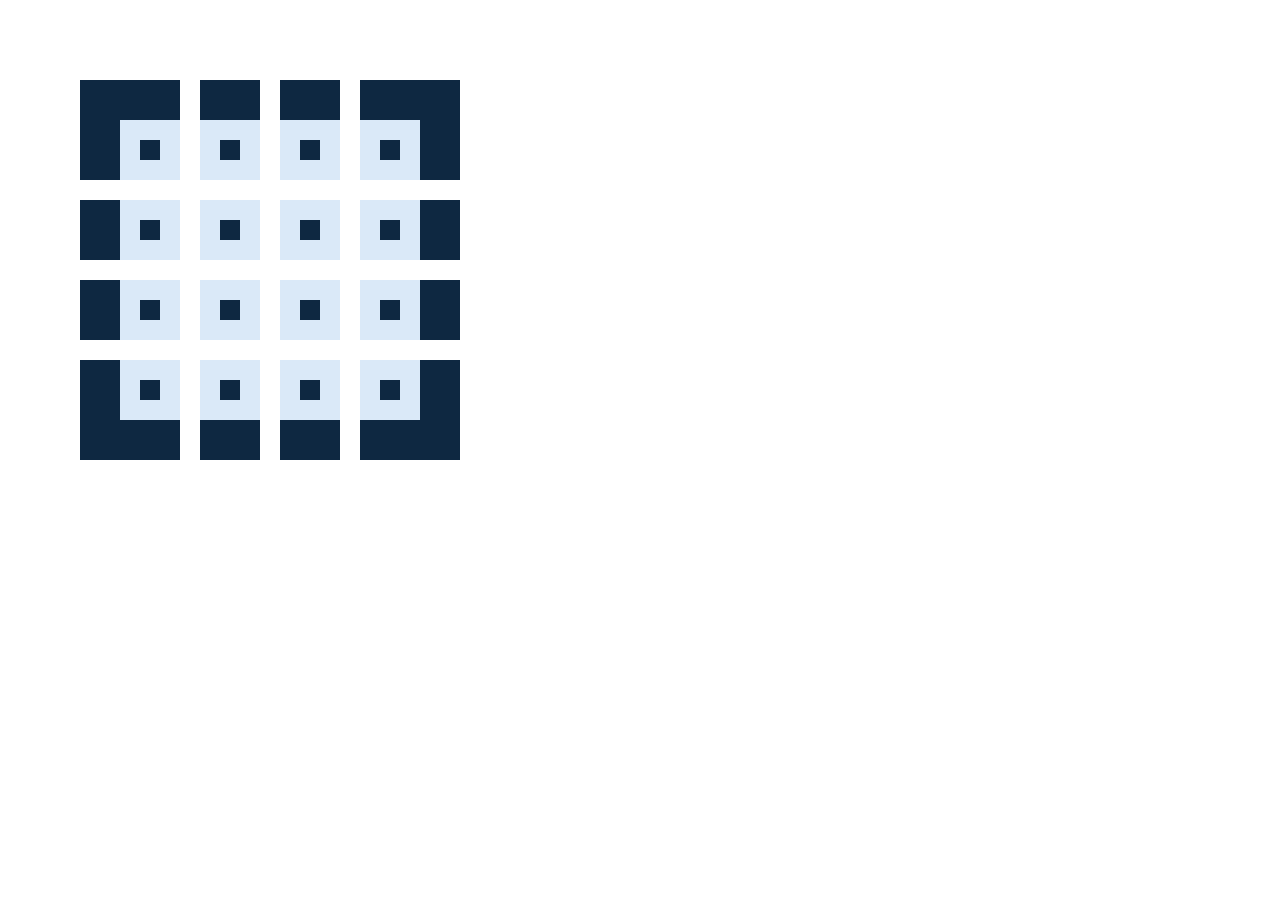
<file: design/icon.html>
<!doctype html>
<html lang="en-GB">
<head>
<meta charset="utf-8">
<title>Dataframe app icon (render 540 × 540, scale to 180 × 180)</title>
<!-- Source for docs/assets/img/apple-touch-icon.png. See README. -->
<style>
  html, body { margin: 0; }
  body { width: 540px; height: 540px; background: #FFFFFF; display: grid; place-items: center; overflow: hidden; }
</style>
</head>
<body>
  <img src="../docs/assets/img/favicon.svg" width="380" height="380" alt="">
</body>
</html>
</file>
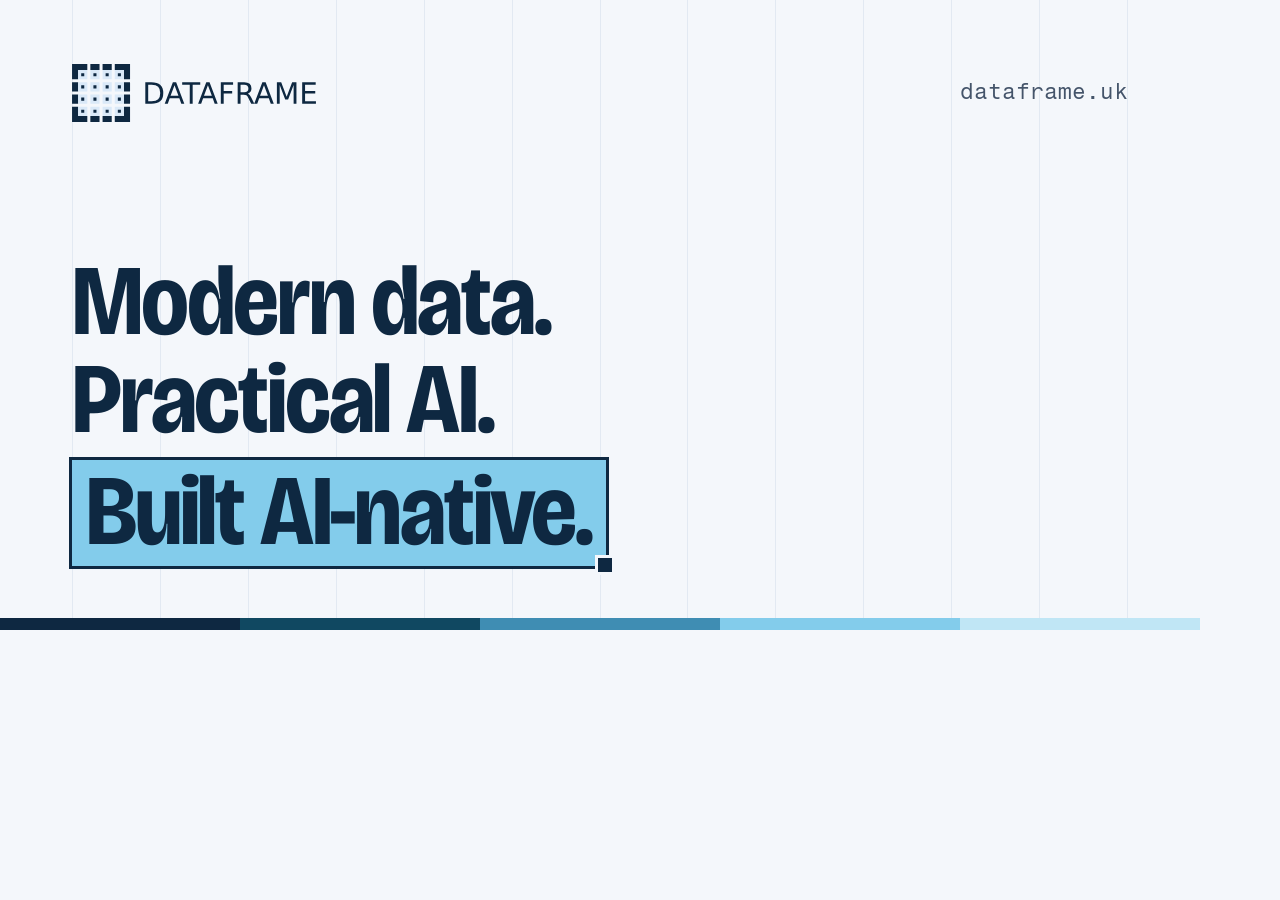
<file: design/og-image.html>
<!doctype html>
<html lang="en-GB">
<head>
<meta charset="utf-8">
<title>Dataframe share image (1200 × 630)</title>
<!-- Source for docs/assets/img/og-image.png. Render at exactly 1200 × 630. See README. -->
<style>
  @font-face { font-family: "Bricolage Grotesque"; src: url("../docs/assets/fonts/bricolage-grotesque-latin.woff2") format("woff2"); font-weight: 200 800; font-stretch: 75% 100%; }
  @font-face { font-family: "Instrument Sans"; src: url("../docs/assets/fonts/instrument-sans-latin.woff2") format("woff2"); font-weight: 400 700; }
  @font-face { font-family: "Fragment Mono"; src: url("../docs/assets/fonts/fragment-mono-latin.woff2") format("woff2"); }
  html, body { margin: 0; }
  body {
    width: 1200px; height: 630px; overflow: hidden; position: relative;
    background: #F4F7FB; color: #0E2841;
    font-family: "Instrument Sans", Arial, sans-serif;
  }
  .grid {
    position: absolute; inset: 0 72px;
    border-right: 1px solid #E2E9F2;
    background-image: repeating-linear-gradient(to right, #E2E9F2 0 1px, transparent 1px calc(100% / 12));
  }
  .inner { position: absolute; inset: 64px 72px; display: flex; flex-direction: column; }
  .brand { display: block; color: #0E2841; }
  h1 {
    margin: auto 0 0; font-family: "Bricolage Grotesque"; font-weight: 700; font-stretch: 88%;
    font-size: 100px; line-height: .98; letter-spacing: -.022em;
  }
  h1 span { display: block; }
  .sel {
    display: inline-block; position: relative; margin-top: 12px; padding: 2px 14px 6px;
    background: #83CCEB; box-shadow: 0 0 0 3px #0E2841;
  }
  .sel::after { content: ""; position: absolute; right: -9px; bottom: -9px; width: 14px; height: 14px; background: #0E2841; border: 3px solid #F4F7FB; }
  .url { position: absolute; right: 0; top: 14px; margin: 0; font-family: "Fragment Mono", monospace; font-size: 22px; color: #44546A; }
  .bar { position: absolute; left: 0; right: 0; bottom: 0; height: 12px; display: flex; }
  .bar i { flex: 1; }
</style>
</head>
<body>
  <svg style="position:absolute;width:0;height:0" aria-hidden="true" focusable="false"><symbol id="df-logo" viewBox="0 0 79.90099 19"><path style="fill: var(--logo-ink, #0E2841)" d="M0 0H5V2H0ZM0 0H2V5H0ZM6 0H9V2H6ZM10 0H13V2H10ZM14 0H19V2H14ZM17 0H19V5H17ZM0 6H2V9H0ZM17 6H19V9H17ZM0 10H2V13H0ZM17 10H19V13H17ZM0 17H5V19H0ZM0 14H2V19H0ZM6 17H9V19H6ZM10 17H13V19H10ZM14 17H19V19H14ZM17 14H19V19H17Z"/><path style="fill: var(--logo-cell, #DAE9F8)" d="M2 2H5V5H2ZM6 2H9V5H6ZM10 2H13V5H10ZM14 2H17V5H14ZM2 6H5V9H2ZM6 6H9V9H6ZM10 6H13V9H10ZM14 6H17V9H14ZM2 10H5V13H2ZM6 10H9V13H6ZM10 10H13V13H10ZM14 10H17V13H14ZM2 14H5V17H2ZM6 14H9V17H6ZM10 14H13V17H10ZM14 14H17V17H14Z"/><path style="fill: var(--logo-ink, #0E2841)" d="M3 3H4V4H3ZM7 3H8V4H7ZM11 3H12V4H11ZM15 3H16V4H15ZM3 7H4V8H3ZM7 7H8V8H7ZM11 7H12V8H11ZM15 7H16V8H15ZM3 11H4V12H3ZM7 11H8V12H7ZM11 11H12V12H11ZM15 11H16V12H15ZM3 15H4V16H3ZM7 15H8V16H7ZM11 15H12V16H11ZM15 15H16V16H15Z"/><path fill="currentColor" transform="translate(24 6.0) scale(0.09601)" d="M9.86 8.11L9.86 64.8L21.78 64.8Q36.88 64.8 43.88 57.97Q50.88 51.12 50.88 36.38Q50.88 21.73 43.88 14.92Q36.88 8.11 21.78 8.11L9.86 8.11ZM0 0L20.27 0Q41.45 0 51.36 8.81Q61.28 17.62 61.28 36.38Q61.28 55.23 51.31 64.08Q41.36 72.91 20.27 72.91L0 72.91L0 0ZM99.62 9.72L86.23 46L113.05 46L99.62 9.72ZM94.05 0L105.23 0L133.02 72.91L122.77 72.91L116.12 54.2L83.27 54.2L76.62 72.91L66.22 72.91L94.05 0ZM125.78 0L187.45 0L187.45 8.31L161.58 8.31L161.58 72.91L151.67 72.91L151.67 8.31L125.78 8.31L125.78 0ZM213.58 9.72L200.19 46L227 46L213.58 9.72ZM208 0L219.19 0L246.97 72.91L236.72 72.91L230.08 54.2L197.22 54.2L190.58 72.91L180.17 72.91L208 0ZM257.61 0L299.5 0L299.5 8.31L267.47 8.31L267.47 29.8L296.38 29.8L296.38 38.09L267.47 38.09L267.47 72.91L257.61 72.91L257.61 0ZM349.7 38.72Q352.88 39.8 355.88 43.31Q358.88 46.83 361.91 52.98L371.92 72.91L361.31 72.91L352 54.2Q348.38 46.88 344.98 44.48Q341.59 42.09 335.73 42.09L324.98 42.09L324.98 72.91L315.12 72.91L315.12 0L337.39 0Q349.89 0 356.05 5.23Q362.2 10.45 362.2 21Q362.2 27.89 359 32.44Q355.8 36.97 349.7 38.72ZM324.98 8.11L324.98 33.98L337.39 33.98Q344.52 33.98 348.16 30.69Q351.8 27.39 351.8 21Q351.8 14.61 348.16 11.36Q344.52 8.11 337.39 8.11L324.98 8.11ZM404.94 9.72L391.55 46L418.36 46L404.94 9.72ZM399.36 0L410.55 0L438.33 72.91L428.08 72.91L421.44 54.2L388.58 54.2L381.94 72.91L371.53 72.91L399.36 0ZM448.97 0L463.67 0L482.27 49.61L500.97 0L515.67 0L515.67 72.91L506.05 72.91L506.05 8.89L487.25 58.89L477.34 58.89L458.55 8.89L458.55 72.91L448.97 72.91L448.97 0ZM535.25 0L581.34 0L581.34 8.31L545.11 8.31L545.11 29.89L579.83 29.89L579.83 38.19L545.11 38.19L545.11 64.61L582.22 64.61L582.22 72.91L535.25 72.91L535.25 0Z"/></symbol></svg>
  <div class="grid"></div>
  <div class="inner">
    <svg class="brand" viewBox="0 0 79.9 19" width="244" height="58" aria-label="Dataframe"><use href="#df-logo"/></svg>
    <p class="url">dataframe.uk</p>
    <h1><span>Modern data.</span><span>Practical AI.</span><span><span class="sel">Built AI-native.</span></span></h1>
  </div>
  <div class="bar"><i style="background:#0E2841"></i><i style="background:#104861"></i><i style="background:#3F8DB3"></i><i style="background:#83CCEB"></i><i style="background:#C0E6F5"></i></div>
</body>
</html>
</file>
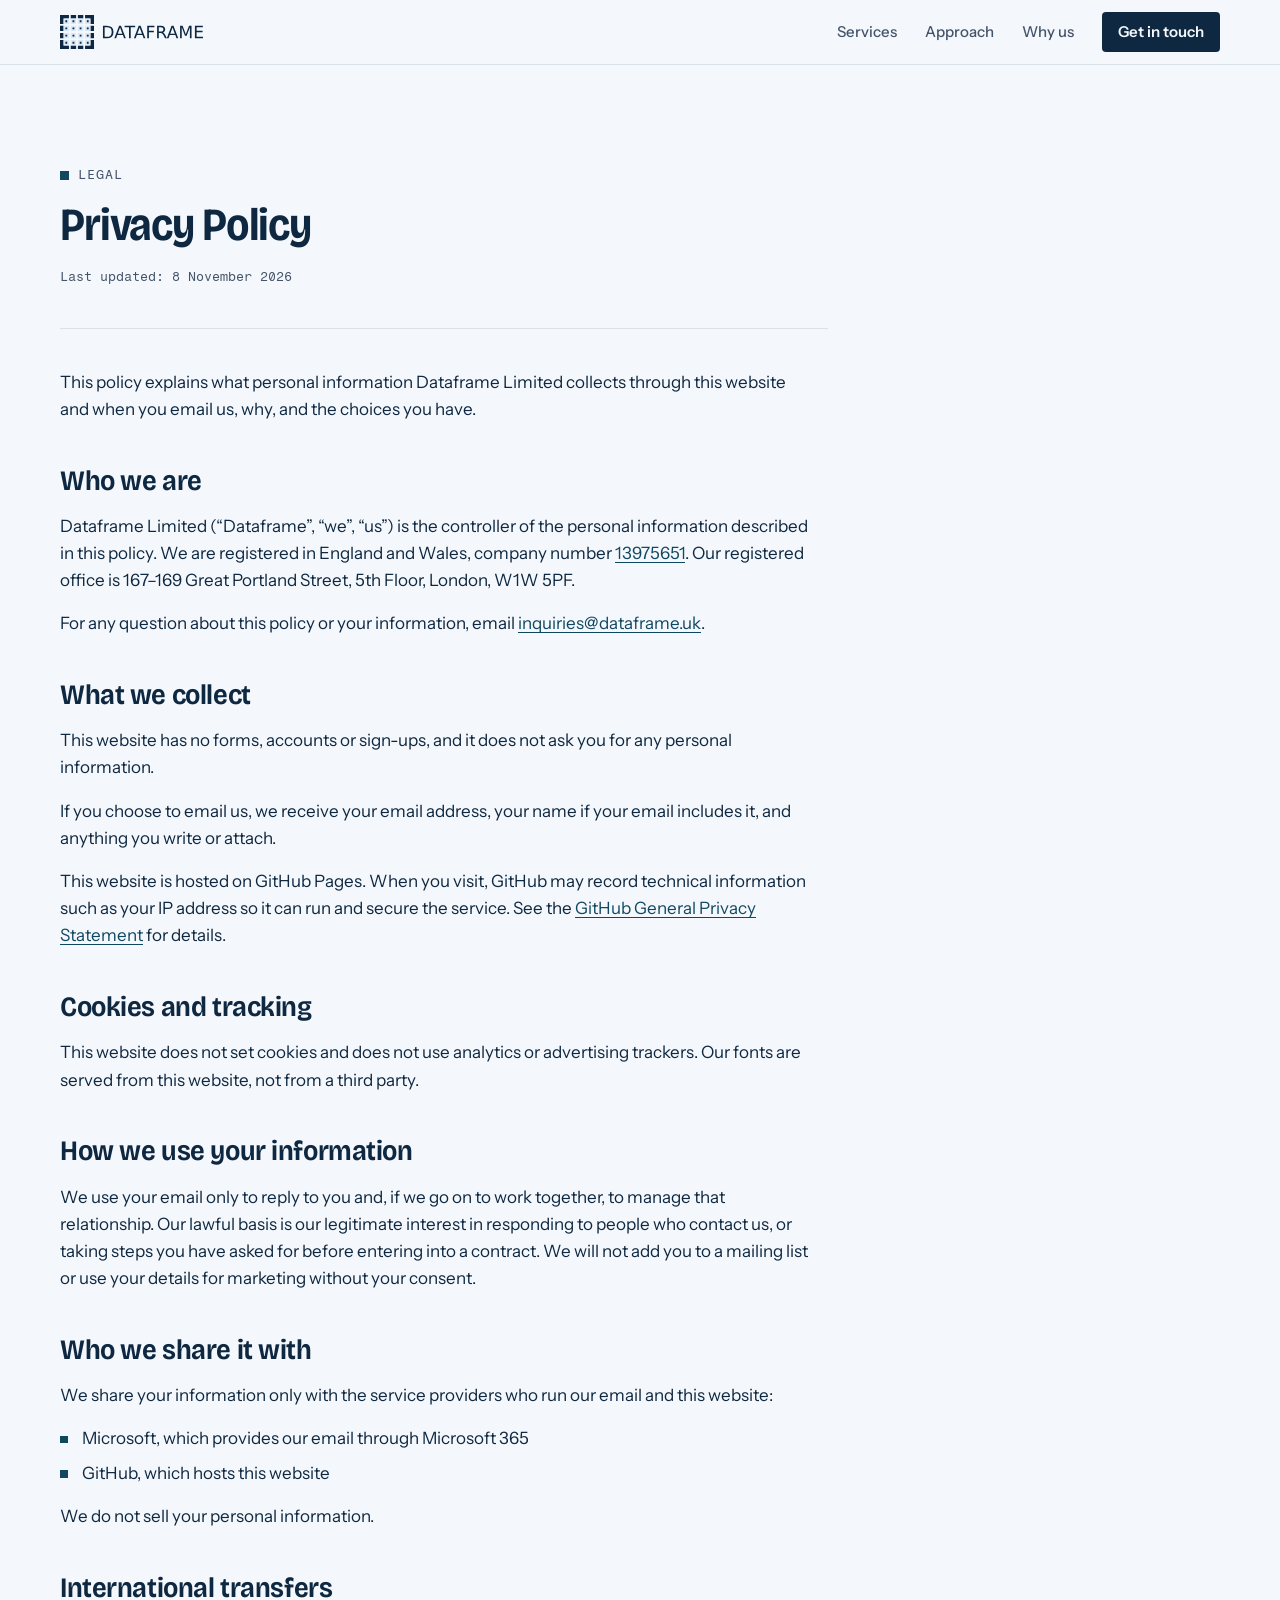
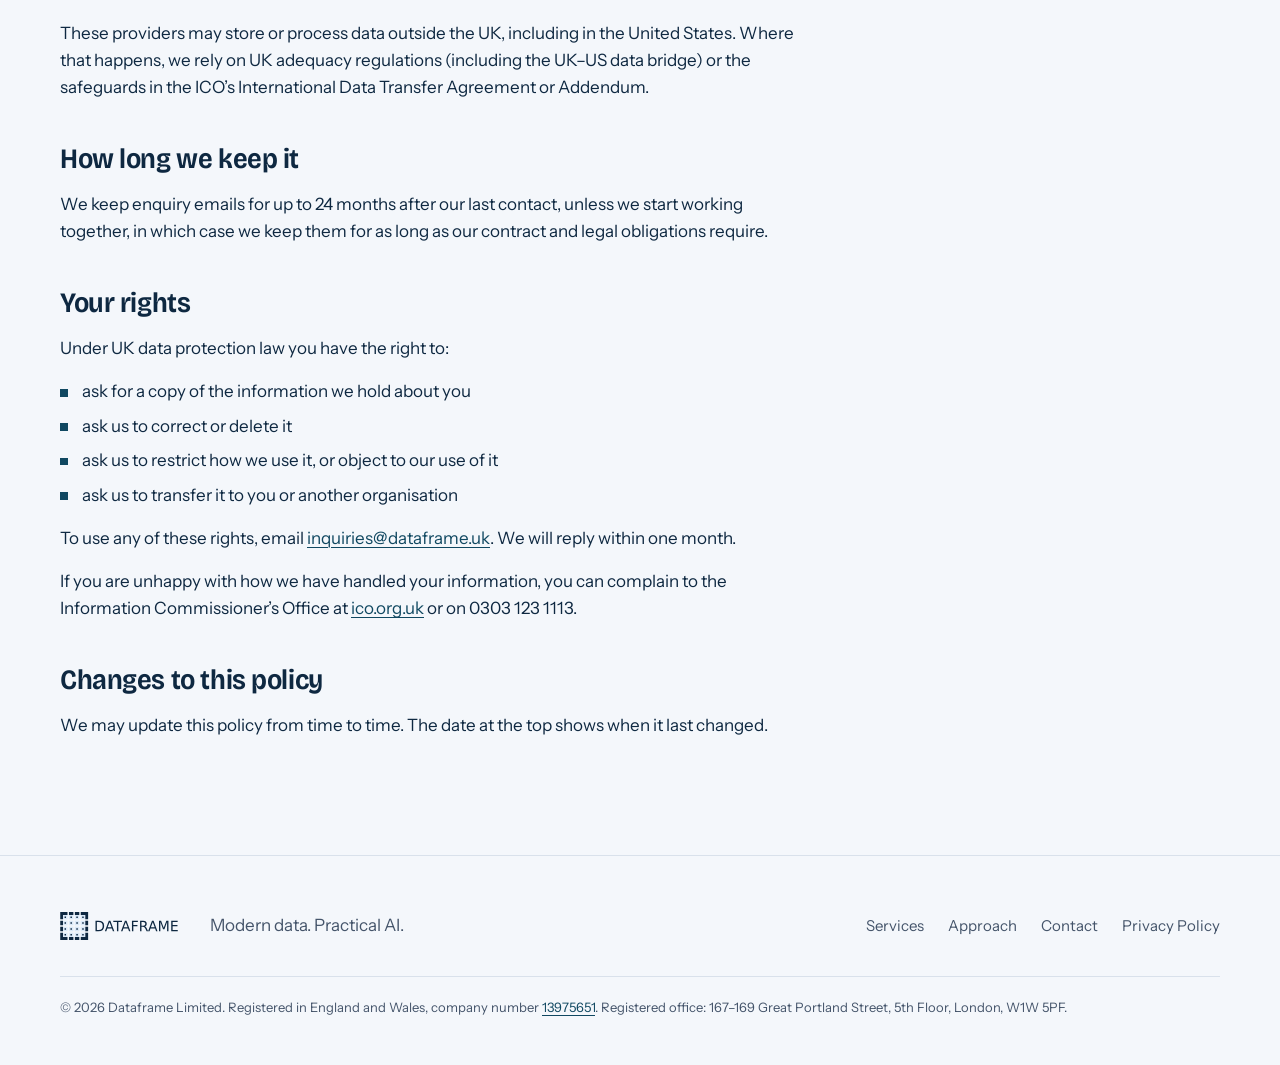
<file: docs/privacy.html>
<!doctype html>
<html lang="en-GB">
<head>
<meta charset="utf-8">
<meta name="viewport" content="width=device-width, initial-scale=1">
<title>Privacy Policy | Dataframe</title>
<meta name="description" content="How Dataframe Limited collects, uses and protects personal information.">
<link rel="canonical" href="https://dataframe.uk/privacy.html">
<meta name="color-scheme" content="light dark">
<meta name="theme-color" content="#F4F7FB" media="(prefers-color-scheme: light)">
<meta name="theme-color" content="#07111D" media="(prefers-color-scheme: dark)">
<link rel="icon" href="favicon.ico" sizes="32x32">
<link rel="icon" href="assets/img/favicon.svg" type="image/svg+xml">
<link rel="apple-touch-icon" href="assets/img/apple-touch-icon.png">
<link rel="preload" href="assets/fonts/bricolage-grotesque-latin.woff2" as="font" type="font/woff2" crossorigin>
<link rel="preload" href="assets/fonts/instrument-sans-latin.woff2" as="font" type="font/woff2" crossorigin>
<link rel="preload" href="assets/fonts/fragment-mono-latin.woff2" as="font" type="font/woff2" crossorigin>
<link rel="stylesheet" href="assets/css/styles.css">
<script>document.documentElement.classList.add('js');</script>
<script src="assets/js/main.js" defer></script>
</head>
<body id="top">
<svg class="visually-hidden" aria-hidden="true" focusable="false"><symbol id="df-logo" viewBox="0 0 79.90099 19"><path style="fill: var(--logo-frame, #0E2841)" d="M0 0H5V2H0ZM0 0H2V5H0ZM6 0H9V2H6ZM10 0H13V2H10ZM14 0H19V2H14ZM17 0H19V5H17ZM0 6H2V9H0ZM17 6H19V9H17ZM0 10H2V13H0ZM17 10H19V13H17ZM0 17H5V19H0ZM0 14H2V19H0ZM6 17H9V19H6ZM10 17H13V19H10ZM14 17H19V19H14ZM17 14H19V19H17Z"/><path style="fill: var(--logo-cell, #DAE9F8)" d="M2 2H5V5H2ZM6 2H9V5H6ZM10 2H13V5H10ZM14 2H17V5H14ZM2 6H5V9H2ZM6 6H9V9H6ZM10 6H13V9H10ZM14 6H17V9H14ZM2 10H5V13H2ZM6 10H9V13H6ZM10 10H13V13H10ZM14 10H17V13H14ZM2 14H5V17H2ZM6 14H9V17H6ZM10 14H13V17H10ZM14 14H17V17H14Z"/><path style="fill: var(--logo-ink, #0E2841)" d="M3 3H4V4H3ZM7 3H8V4H7ZM11 3H12V4H11ZM15 3H16V4H15ZM3 7H4V8H3ZM7 7H8V8H7ZM11 7H12V8H11ZM15 7H16V8H15ZM3 11H4V12H3ZM7 11H8V12H7ZM11 11H12V12H11ZM15 11H16V12H15ZM3 15H4V16H3ZM7 15H8V16H7ZM11 15H12V16H11ZM15 15H16V16H15Z"/><path fill="currentColor" transform="translate(24 6.0) scale(0.09601)" d="M9.86 8.11L9.86 64.8L21.78 64.8Q36.88 64.8 43.88 57.97Q50.88 51.12 50.88 36.38Q50.88 21.73 43.88 14.92Q36.88 8.11 21.78 8.11L9.86 8.11ZM0 0L20.27 0Q41.45 0 51.36 8.81Q61.28 17.62 61.28 36.38Q61.28 55.23 51.31 64.08Q41.36 72.91 20.27 72.91L0 72.91L0 0ZM99.62 9.72L86.23 46L113.05 46L99.62 9.72ZM94.05 0L105.23 0L133.02 72.91L122.77 72.91L116.12 54.2L83.27 54.2L76.62 72.91L66.22 72.91L94.05 0ZM125.78 0L187.45 0L187.45 8.31L161.58 8.31L161.58 72.91L151.67 72.91L151.67 8.31L125.78 8.31L125.78 0ZM213.58 9.72L200.19 46L227 46L213.58 9.72ZM208 0L219.19 0L246.97 72.91L236.72 72.91L230.08 54.2L197.22 54.2L190.58 72.91L180.17 72.91L208 0ZM257.61 0L299.5 0L299.5 8.31L267.47 8.31L267.47 29.8L296.38 29.8L296.38 38.09L267.47 38.09L267.47 72.91L257.61 72.91L257.61 0ZM349.7 38.72Q352.88 39.8 355.88 43.31Q358.88 46.83 361.91 52.98L371.92 72.91L361.31 72.91L352 54.2Q348.38 46.88 344.98 44.48Q341.59 42.09 335.73 42.09L324.98 42.09L324.98 72.91L315.12 72.91L315.12 0L337.39 0Q349.89 0 356.05 5.23Q362.2 10.45 362.2 21Q362.2 27.89 359 32.44Q355.8 36.97 349.7 38.72ZM324.98 8.11L324.98 33.98L337.39 33.98Q344.52 33.98 348.16 30.69Q351.8 27.39 351.8 21Q351.8 14.61 348.16 11.36Q344.52 8.11 337.39 8.11L324.98 8.11ZM404.94 9.72L391.55 46L418.36 46L404.94 9.72ZM399.36 0L410.55 0L438.33 72.91L428.08 72.91L421.44 54.2L388.58 54.2L381.94 72.91L371.53 72.91L399.36 0ZM448.97 0L463.67 0L482.27 49.61L500.97 0L515.67 0L515.67 72.91L506.05 72.91L506.05 8.89L487.25 58.89L477.34 58.89L458.55 8.89L458.55 72.91L448.97 72.91L448.97 0ZM535.25 0L581.34 0L581.34 8.31L545.11 8.31L545.11 29.89L579.83 29.89L579.83 38.19L545.11 38.19L545.11 64.61L582.22 64.61L582.22 72.91L535.25 72.91L535.25 0Z"/></symbol></svg>
<a class="skip-link" href="#main">Skip to content</a>

<header class="site-header">
  <div class="wrap site-header__inner">
    <a class="brand" href="index.html" aria-label="Dataframe home">
      <svg class="brand__logo" viewBox="0 0 79.9 19" width="143" height="34" aria-hidden="true" focusable="false"><use href="#df-logo"/></svg>
    </a>
    <nav class="site-nav" id="site-nav" aria-label="Main">
      <ul>
        <li><a href="index.html#services">Services</a></li>
        <li><a href="index.html#approach">Approach</a></li>
        <li><a href="index.html#why">Why us</a></li>
      </ul>
    </nav>
    <a class="btn btn--primary btn--sm site-header__cta" href="index.html#contact">Get in touch</a>
    <button class="nav-toggle" type="button" aria-expanded="false" aria-controls="site-nav">
      <span class="visually-hidden">Menu</span>
      <span class="nav-toggle__bars" aria-hidden="true"></span>
    </button>
  </div>
</header>

<main id="main" class="page">
  <div class="wrap">
    <header class="page__head">
      <p class="label">Legal</p>
      <h1 class="page__title">Privacy Policy</h1>
      <p class="page__meta">Last updated: 8 November 2026</p>
    </header>

    <div class="legal">
      <p>This policy explains what personal information Dataframe Limited collects through this website and when you email us, why, and the choices you have.</p>

      <h2>Who we are</h2>
      <p>Dataframe Limited (“Dataframe”, “we”, “us”) is the controller of the personal information described in this policy. We are registered in England and Wales, company number <a href="https://find-and-update.company-information.service.gov.uk/company/13975651">13975651</a>. Our registered office is 167–169 Great Portland Street, 5th Floor, London, W1W&nbsp;5PF.</p>
      <p>For any question about this policy or your information, email <a href="mailto:inquiries@dataframe.uk">inquiries@dataframe.uk</a>.</p>

      <h2>What we collect</h2>
      <p>This website has no forms, accounts or sign-ups, and it does not ask you for any personal information.</p>
      <p>If you choose to email us, we receive your email address, your name if your email includes it, and anything you write or attach.</p>
      <p>This website is hosted on GitHub Pages. When you visit, GitHub may record technical information such as your IP address so it can run and secure the service. See the <a href="https://docs.github.com/en/site-policy/privacy-policies/github-general-privacy-statement">GitHub General Privacy Statement</a> for details.</p>

      <h2>Cookies and tracking</h2>
      <p>This website does not set cookies and does not use analytics or advertising trackers. Our fonts are served from this website, not from a third party.</p>

      <h2>How we use your information</h2>
      <p>We use your email only to reply to you and, if we go on to work together, to manage that relationship. Our lawful basis is our legitimate interest in responding to people who contact us, or taking steps you have asked for before entering into a contract. We will not add you to a mailing list or use your details for marketing without your consent.</p>

      <h2>Who we share it with</h2>
      <p>We share your information only with the service providers who run our email and this website:</p>
      <ul>
        <li>Microsoft, which provides our email through Microsoft 365</li>
        <li>GitHub, which hosts this website</li>
      </ul>
      <p>We do not sell your personal information.</p>

      <h2>International transfers</h2>
      <p>These providers may store or process data outside the UK, including in the United States. Where that happens, we rely on UK adequacy regulations (including the UK–US data bridge) or the safeguards in the ICO’s International Data Transfer Agreement or Addendum.</p>

      <h2>How long we keep it</h2>
      <p>We keep enquiry emails for up to 24 months after our last contact, unless we start working together, in which case we keep them for as long as our contract and legal obligations require.</p>

      <h2>Your rights</h2>
      <p>Under UK data protection law you have the right to:</p>
      <ul>
        <li>ask for a copy of the information we hold about you</li>
        <li>ask us to correct or delete it</li>
        <li>ask us to restrict how we use it, or object to our use of it</li>
        <li>ask us to transfer it to you or another organisation</li>
      </ul>
      <p>To use any of these rights, email <a href="mailto:inquiries@dataframe.uk">inquiries@dataframe.uk</a>. We will reply within one month.</p>
      <p>If you are unhappy with how we have handled your information, you can complain to the Information Commissioner’s Office at <a href="https://ico.org.uk/make-a-complaint/">ico.org.uk</a> or on 0303 123 1113.</p>

      <h2>Changes to this policy</h2>
      <p>We may update this policy from time to time. The date at the top shows when it last changed.</p>
    </div>
  </div>
</main>

<footer class="site-footer">
  <div class="wrap site-footer__inner">
    <div class="site-footer__top">
      <a class="brand" href="index.html" aria-label="Dataframe home">
        <svg class="brand__logo" viewBox="0 0 79.9 19" width="118" height="28" aria-hidden="true" focusable="false"><use href="#df-logo"/></svg>
      </a>
      <p class="site-footer__tagline">Modern data. Practical AI.</p>
      <nav class="site-footer__nav" aria-label="Footer">
        <ul>
          <li><a href="index.html#services">Services</a></li>
          <li><a href="index.html#approach">Approach</a></li>
          <li><a href="index.html#contact">Contact</a></li>
          <li><a href="privacy.html" aria-current="page">Privacy Policy</a></li>
        </ul>
      </nav>
    </div>
    <p class="site-footer__legal">© <span data-year>2026</span> Dataframe Limited. Registered in England and Wales, company number <a href="https://find-and-update.company-information.service.gov.uk/company/13975651">13975651</a>. Registered office: 167–169 Great Portland Street, 5th Floor, London, W1W&nbsp;5PF.</p>
  </div>
</footer>
</body>
</html>
</file>
<file: docs/assets/css/styles.css>
/* Dataframe — dataframe.uk
   Layout: a 12-column grid made visible. Faint column rules sit behind the hero,
   and content snaps to columns like cells in a table. One bold device recurs:
   the selected cell (sky-blue fill, navy outline, fill handle), echoing the logo's
   light cells with navy centres. Colours come from the Dataframe logo and decks. */

@font-face {
  font-family: "Bricolage Grotesque";
  src: url("../fonts/bricolage-grotesque-latin.woff2") format("woff2");
  font-weight: 200 800;
  font-stretch: 75% 100%;
  font-style: normal;
  font-display: swap;
}
@font-face {
  font-family: "Instrument Sans";
  src: url("../fonts/instrument-sans-latin.woff2") format("woff2");
  font-weight: 400 700;
  font-stretch: 75% 100%;
  font-style: normal;
  font-display: swap;
}
@font-face {
  font-family: "Fragment Mono";
  src: url("../fonts/fragment-mono-latin.woff2") format("woff2");
  font-weight: 400;
  font-style: normal;
  font-display: swap;
}

:root {
  /* Colour: navy and light blue from the logo; slate, petrol and sky from the decks */
  --paper: #F4F7FB;
  --surface: #FFFFFF;
  --stripe: #F6F9FC;
  --ink: #0E2841;
  --ink-muted: #44546A;
  --rule: #D9E1EB;
  --rule-strong: #AEBBCB;
  --grid: #E2E9F2;
  --accent: #104861;
  --on-accent: #FFFFFF;
  --highlight: #83CCEB;
  --on-highlight: #0E2841;
  --deep: #0E2841;
  --on-deep: #EEF4FB;
  --on-deep-muted: #A9BCD2;
  --deep-rule: #263F5C;
  --swatch-ring: rgba(14, 40, 65, .18);
  --shadow: 0 1px 0 rgba(14, 40, 65, .04), 0 28px 56px -36px rgba(14, 40, 65, .4);
  --header-bg: rgba(244, 247, 251, .88);

  /* Logo colours stay the same in both themes */
  --logo-ink: #0E2841;
  --logo-frame: #0E2841;
  --logo-cell: #DAE9F8;

  /* One colour per service, dark to light: navy, petrol, mid blue, sky, pale sky */
  --v1: #0E2841;
  --v2: #104861;
  --v3: #3F8DB3;
  --v4: #83CCEB;
  --v5: #C0E6F5;

  /* Type */
  --font-display: "Bricolage Grotesque", "Avenir Next", "Segoe UI", system-ui, sans-serif;
  --font-body: "Instrument Sans", "Helvetica Neue", Arial, system-ui, sans-serif;
  --font-mono: "Fragment Mono", ui-monospace, "SFMono-Regular", Menlo, Consolas, monospace;

  --step--1: .8125rem;
  --step-0: 1.0625rem;
  --step-1: 1.25rem;
  --step-2: clamp(1.375rem, 1.2rem + .7vw, 1.75rem);
  --step-3: clamp(1.875rem, 1.35rem + 2.1vw, 2.875rem);
  --step-4: clamp(2.375rem, 1.1rem + 5.2vw, 5.5rem);

  /* Space */
  --gutter: clamp(20px, 4vw, 40px);
  --max: 1240px;
  --col-gap: clamp(16px, 2vw, 28px);
  --section: clamp(72px, 9vw, 128px);
  --header-h: 64px;
  --radius: 4px;

  --panel: var(--surface);
  color-scheme: light;
}

@media (prefers-color-scheme: dark) {
  :root:not([data-theme="light"]) {
    --paper: #07111D;
    --surface: #0C1A2A;
    --stripe: #0A1624;
    --ink: #E6EEF7;
    --ink-muted: #A3B4C8;
    --rule: #1A2C41;
    --rule-strong: #2F4761;
    --grid: #0F1E30;
    --accent: #83CCEB;
    --on-accent: #0E2841;
    --deep: #0E2841;
    --on-deep: #EEF4FB;
    --on-deep-muted: #A3B8CF;
    --deep-rule: #233D5B;
    --swatch-ring: rgba(230, 238, 247, .3);
    --v1: #2E5A86;
    --v2: #1F7192;
    --logo-frame: #1F7192;
    --shadow: 0 1px 0 rgba(0, 0, 0, .3), 0 28px 56px -32px rgba(0, 0, 0, .8);
    --header-bg: rgba(7, 17, 29, .86);
    color-scheme: dark;
  }
}
:root[data-theme="dark"] {
  --paper: #07111D;
  --surface: #0C1A2A;
  --stripe: #0A1624;
  --ink: #E6EEF7;
  --ink-muted: #A3B4C8;
  --rule: #1A2C41;
  --rule-strong: #2F4761;
  --grid: #0F1E30;
  --accent: #83CCEB;
  --on-accent: #0E2841;
  --deep: #0E2841;
  --on-deep: #EEF4FB;
  --on-deep-muted: #A3B8CF;
  --deep-rule: #233D5B;
  --swatch-ring: rgba(230, 238, 247, .3);
  --v1: #2E5A86;
  --v2: #1F7192;
  --logo-frame: #1F7192;
  --shadow: 0 1px 0 rgba(0, 0, 0, .3), 0 28px 56px -32px rgba(0, 0, 0, .8);
  --header-bg: rgba(7, 17, 29, .86);
  color-scheme: dark;
}

/* ---------- Base ---------- */

*, *::before, *::after { box-sizing: border-box; }

html {
  -webkit-text-size-adjust: 100%;
  text-size-adjust: 100%;
}
@media (prefers-reduced-motion: no-preference) {
  html { scroll-behavior: smooth; }
}

body {
  margin: 0;
  background: var(--paper);
  color: var(--ink);
  font-family: var(--font-body);
  font-size: var(--step-0);
  line-height: 1.6;
  -webkit-font-smoothing: antialiased;
  -moz-osx-font-smoothing: grayscale;
  text-rendering: optimizeLegibility;
}

h1, h2, h3, h4, p, ul, ol, dl, dd, figure { margin: 0; }
ul, ol { padding: 0; list-style: none; }
img, svg { max-width: 100%; }
[hidden] { display: none !important; }

a { color: inherit; }
.prose a, .legal a, .site-footer__legal a {
  color: var(--accent);
  text-decoration-thickness: 1px;
  text-underline-offset: .2em;
}

:focus-visible {
  outline: 2px solid var(--accent);
  outline-offset: 3px;
}

[id] { scroll-margin-top: calc(var(--header-h) + 16px); }

.visually-hidden {
  position: absolute !important;
  width: 1px; height: 1px;
  margin: -1px; padding: 0; border: 0;
  overflow: hidden;
  clip: rect(0 0 0 0);
  clip-path: inset(50%);
  white-space: nowrap;
}

.skip-link {
  position: absolute;
  left: 16px; top: -100px;
  z-index: 100;
  padding: .6rem 1rem;
  background: var(--ink);
  color: var(--paper);
  border-radius: var(--radius);
  text-decoration: none;
}
.skip-link:focus { top: 12px; }

.wrap {
  width: 100%;
  max-width: var(--max);
  margin-inline: auto;
  padding-left: max(var(--gutter), env(safe-area-inset-left, 0px));
  padding-right: max(var(--gutter), env(safe-area-inset-right, 0px));
}

/* ---------- Type ---------- */

.label {
  display: flex;
  align-items: center;
  gap: .65em;
  font-family: var(--font-mono);
  font-size: var(--step--1);
  line-height: 1.2;
  letter-spacing: .08em;
  text-transform: uppercase;
  color: var(--ink-muted);
}
.label::before {
  content: "";
  flex: none;
  width: .7em;
  height: .7em;
  background: var(--accent);
}

.h2 {
  font-family: var(--font-display);
  font-size: var(--step-3);
  font-weight: 640;
  font-stretch: 90%;
  line-height: 1.04;
  letter-spacing: -.022em;
  text-wrap: balance;
}

.h3 {
  font-family: var(--font-display);
  font-size: var(--step-1);
  font-weight: 640;
  font-stretch: 94%;
  line-height: 1.2;
  letter-spacing: -.01em;
  text-wrap: balance;
}

.prose {
  display: grid;
  gap: 1.1em;
  font-size: clamp(1.0625rem, 1rem + .45vw, 1.25rem);
  line-height: 1.6;
  max-width: 62ch;
}

/* ---------- Buttons ---------- */

.actions {
  display: flex;
  flex-wrap: wrap;
  gap: 12px;
}

.btn {
  display: inline-flex;
  align-items: center;
  justify-content: center;
  gap: .55em;
  min-height: 48px;
  padding: .8em 1.3em;
  border: 1px solid transparent;
  border-radius: var(--radius);
  font: 600 1rem/1.1 var(--font-body);
  text-decoration: none;
  cursor: pointer;
  transition: background-color .15s ease, color .15s ease, border-color .15s ease;
}
.btn--primary { background: var(--ink); color: var(--paper); }
.btn--primary:hover { background: var(--accent); color: var(--on-accent); }
.btn--ghost { border-color: var(--rule-strong); color: var(--ink); background: transparent; }
.btn--ghost:hover { border-color: var(--ink); }
.btn--sm { min-height: 40px; padding: .55em 1em; font-size: .9375rem; }
.btn__arrow { transition: transform .15s ease; }
.btn:hover .btn__arrow { transform: translateX(3px); }
.btn[disabled] { opacity: .6; cursor: progress; }

/* ---------- Header ---------- */

.site-header {
  position: sticky;
  top: 0;
  z-index: 50;
  background: var(--header-bg);
  -webkit-backdrop-filter: saturate(1.4) blur(12px);
  backdrop-filter: saturate(1.4) blur(12px);
  border-bottom: 1px solid var(--rule);
}
.site-header__inner {
  display: flex;
  align-items: center;
  gap: 28px;
  height: var(--header-h);
}

.brand {
  display: inline-flex;
  align-items: center;
  gap: .55rem;
  margin-right: auto;
  color: var(--ink);
  text-decoration: none;
}
.brand__logo { flex: none; display: block; }

.site-nav ul { display: flex; gap: 28px; }
.site-nav a {
  font-size: .9375rem;
  font-weight: 500;
  color: var(--ink-muted);
  text-decoration: none;
  transition: color .15s ease;
}
.site-nav a:hover { color: var(--ink); }

.nav-toggle {
  display: none;
  width: 44px;
  height: 44px;
  margin-right: -10px;
  padding: 0;
  border: 0;
  background: transparent;
  color: var(--ink);
  cursor: pointer;
}
.nav-toggle__bars,
.nav-toggle__bars::before,
.nav-toggle__bars::after {
  display: block;
  width: 20px;
  height: 1.6px;
  margin-inline: auto;
  background: currentColor;
  transition: transform .2s ease, opacity .2s ease;
}
.nav-toggle__bars { position: relative; }
.nav-toggle__bars::before, .nav-toggle__bars::after { content: ""; position: absolute; left: 0; }
.nav-toggle__bars::before { top: -6px; }
.nav-toggle__bars::after { top: 6px; }
.is-open .nav-toggle__bars { background: transparent; }
.is-open .nav-toggle__bars::before { transform: translateY(6px) rotate(45deg); }
.is-open .nav-toggle__bars::after { transform: translateY(-6px) rotate(-45deg); }

@media (max-width: 880px) {
  .js .nav-toggle { display: block; }
  .js .site-nav {
    display: none;
    position: absolute;
    top: 100%;
    left: 0;
    right: 0;
    padding: 8px max(var(--gutter), env(safe-area-inset-right, 0px)) 20px max(var(--gutter), env(safe-area-inset-left, 0px));
    background: var(--paper);
    border-bottom: 1px solid var(--rule);
  }
  .js .is-open .site-nav { display: block; }
  .js .site-nav ul { flex-direction: column; gap: 0; }
  .js .site-nav a {
    display: block;
    padding: .85rem 0;
    border-bottom: 1px solid var(--rule);
    font-size: 1.0625rem;
    color: var(--ink);
  }

  html:not(.js) .site-header__inner { flex-wrap: wrap; height: auto; padding-block: 12px; row-gap: 8px; }
  html:not(.js) .site-nav { order: 3; width: 100%; overflow-x: auto; }
  html:not(.js) .site-nav ul { gap: 20px; }
}
.site-header__cta { white-space: nowrap; }
/* "Get in touch" is the only route to Contact in the header, so it never hides; the logo shrinks instead */
@media (max-width: 600px) {
  .site-header__inner { gap: 14px; }
  .site-header .brand__logo { width: 118px; height: 28px; }
}
@media (max-width: 380px) {
  .site-header .brand__logo { width: 101px; height: 24px; }
}

/* ---------- Hero ---------- */

.hero { position: relative; overflow: hidden; }

.hero__grid {
  position: relative;
  display: grid;
  grid-template-columns: repeat(12, minmax(0, 1fr));
  align-items: center;
  row-gap: 56px;
  padding-block: clamp(56px, 8vw, 112px) clamp(56px, 7vw, 96px);
}
.hero__grid::before {
  content: "";
  position: absolute;
  top: 0;
  bottom: 0;
  left: max(var(--gutter), env(safe-area-inset-left, 0px));
  right: max(var(--gutter), env(safe-area-inset-right, 0px));
  border-right: 1px solid var(--grid);
  background-image: repeating-linear-gradient(to right, var(--grid) 0 1px, transparent 1px calc(100% / 12));
  -webkit-mask-image: linear-gradient(to bottom, #000 0%, rgba(0, 0, 0, .55) 55%, transparent 100%);
  mask-image: linear-gradient(to bottom, #000 0%, rgba(0, 0, 0, .55) 55%, transparent 100%);
  pointer-events: none;
}

.hero__copy {
  position: relative;
  grid-column: 1 / span 7;
  display: grid;
  gap: 28px;
  padding-right: clamp(0px, 3vw, 48px);
}

.hero__title {
  font-family: var(--font-display);
  font-size: var(--step-4);
  font-weight: 700;
  font-stretch: 88%;
  line-height: .98;
  letter-spacing: -.022em;
}
.hero__line { display: block; }

/* The selected cell: fill, 2px outline and a fill handle at the bottom-right corner */
.cell-select {
  position: relative;
  display: inline-block;
  margin-top: .14em;
  padding: .04em .16em .08em;
  background: var(--highlight);
  color: var(--on-highlight);
  box-shadow: 0 0 0 2px var(--ink);
  white-space: nowrap;
}
.cell-select::after {
  content: "";
  position: absolute;
  right: -6px;
  bottom: -6px;
  width: 10px;
  height: 10px;
  background: var(--ink);
  border: 2px solid var(--paper);
}

.hero__lead {
  max-width: 54ch;
  font-size: var(--step-1);
  line-height: 1.55;
  color: var(--ink-muted);
}

.hero__df {
  position: relative;
  grid-column: 8 / -1;
}

/* ---------- Dataframe table component ---------- */

.df {
  background: var(--surface);
  border: 1px solid var(--rule);
  border-radius: var(--radius);
  box-shadow: var(--shadow);
  overflow: hidden;
}
.df__caption {
  padding: .8rem 1rem;
  border-bottom: 1px solid var(--rule);
  font-family: var(--font-mono);
  font-size: var(--step--1);
  color: var(--ink-muted);
}
.df__var { color: var(--accent); }
.df__scroll { overflow-x: auto; }
.df table {
  width: 100%;
  border-collapse: collapse;
  font-size: .9375rem;
  line-height: 1.4;
}
.df th, .df td {
  padding: .8rem 1rem;
  text-align: left;
  vertical-align: top;
  border-bottom: 1px solid var(--rule);
}
.df thead th {
  font-family: var(--font-mono);
  font-size: var(--step--1);
  font-weight: 400;
  color: var(--ink-muted);
  border-bottom-color: var(--rule-strong);
  background: var(--surface);
}
.df tbody th {
  font-weight: 600;
}
.df tbody tr:nth-child(even) { background: var(--stripe); }
.df tbody tr:last-child th, .df tbody tr:last-child td { border-bottom: 0; }
.df td { color: var(--ink-muted); }

.df--nav tbody th {
  width: 3.4em;
  font-family: var(--font-mono);
  font-size: var(--step--1);
  font-weight: 400;
  color: var(--ink-muted);
  padding-top: 1rem;
}
.df--nav td:nth-child(2) { width: 52%; }
.df--nav a {
  display: inline-flex;
  align-items: baseline;
  gap: .6em;
  font-weight: 600;
  color: var(--ink);
  text-decoration: none;
}
.df--nav a:hover { text-decoration: underline; text-underline-offset: .2em; text-decoration-thickness: 1px; }
.df--nav tbody tr { cursor: pointer; transition: background-color .15s ease; }
.df--nav tbody tr:hover { background: color-mix(in srgb, var(--highlight) 22%, var(--surface)); }

@media (prefers-reduced-motion: no-preference) {
  .df--live tbody tr {
    animation: row-scan 1s ease-out;
    animation-delay: calc(var(--i, 0) * 150ms + 350ms);
  }
}
@keyframes row-scan {
  30% { background-color: color-mix(in srgb, var(--highlight) 50%, var(--surface)); }
}

.df--wide tbody th {
  width: 34%;
  color: var(--ink);
}
.df--wide td { color: var(--ink); font-family: var(--font-mono); font-size: .875rem; line-height: 1.6; }

.swatch {
  flex: none;
  display: inline-block;
  width: .72em;
  height: .72em;
  background: var(--swatch, var(--accent));
  box-shadow: inset 0 0 0 1px var(--swatch-ring);
}

/* ---------- Proof strip ---------- */

.proof {
  background: var(--surface);
  border-block: 1px solid var(--rule);
}
.proof__list {
  display: grid;
  grid-template-columns: repeat(3, minmax(0, 1fr));
}
.proof__list li {
  display: flex;
  align-items: center;
  gap: .7rem;
  padding-block: 1.15rem;
  font-weight: 600;
  font-size: 1rem;
}
.proof__list li + li { padding-left: var(--col-gap); border-left: 1px solid var(--rule); }
.proof__list li::before {
  content: "";
  flex: none;
  width: 10px;
  height: 10px;
  border: 1.5px solid var(--accent);
}

/* ---------- Sections ---------- */

.section { padding-block: var(--section); }
.section--alt { background: var(--surface); --panel: var(--paper); }
.section--alt .df { background: var(--surface); }

.section__inner {
  display: grid;
  gap: clamp(48px, 6vw, 80px);
}

.section-head {
  display: grid;
  gap: 18px;
  max-width: 48rem;
}
.section-head__intro {
  max-width: 60ch;
  font-size: var(--step-1);
  line-height: 1.55;
  color: var(--ink-muted);
}

.split {
  display: grid;
  grid-template-columns: repeat(12, minmax(0, 1fr));
  column-gap: var(--col-gap);
  row-gap: 32px;
}
.split__head {
  grid-column: 1 / span 5;
  display: grid;
  gap: 18px;
  align-content: start;
}
.split__body { grid-column: 7 / -1; }
@media (min-width: 961px) {
  .split__head { position: sticky; top: calc(var(--header-h) + 32px); align-self: start; }
}

/* Positioning pillars */
.pillars {
  display: grid;
  grid-template-columns: repeat(3, minmax(0, 1fr));
  gap: var(--col-gap);
}
.pillars li {
  display: grid;
  gap: 10px;
  align-content: start;
  padding-top: 20px;
  border-top: 2px solid var(--ink);
}
.pillars p { color: var(--ink-muted); }

/* ---------- Services ---------- */

.services { display: grid; }

.service {
  display: grid;
  grid-template-columns: repeat(12, minmax(0, 1fr));
  column-gap: var(--col-gap);
  row-gap: 28px;
  padding-block: clamp(40px, 5vw, 72px);
  border-top: 1px solid var(--rule);
}
.service:first-child { border-top-color: var(--ink); }
.service:last-child { padding-bottom: 0; }

.service__aside {
  grid-column: 1 / span 4;
  align-self: start;
  position: sticky;
  top: calc(var(--header-h) + 32px);
  display: grid;
  gap: 14px;
}
.service__index {
  display: flex;
  align-items: center;
  gap: .6rem;
  font-family: var(--font-mono);
  font-size: var(--step--1);
  color: var(--ink-muted);
}
.service__index .swatch { width: 14px; height: 14px; }
.service__title {
  font-family: var(--font-display);
  font-size: var(--step-2);
  font-weight: 650;
  font-stretch: 90%;
  line-height: 1.1;
  letter-spacing: -.015em;
  text-wrap: balance;
}
.service__summary { color: var(--ink-muted); max-width: 36ch; }

.service__body {
  grid-column: 6 / -1;
  display: grid;
  gap: 36px;
  min-width: 0;
}
.service__headline {
  font-family: var(--font-display);
  font-size: clamp(1.625rem, 1.2rem + 1.5vw, 2.375rem);
  font-weight: 600;
  font-stretch: 90%;
  line-height: 1.08;
  letter-spacing: -.02em;
  text-wrap: balance;
  margin-bottom: -12px;
}
.service__intro {
  font-size: 1.125rem;
  line-height: 1.65;
  max-width: 64ch;
}

.block { display: grid; gap: 16px; }
.block__title {
  padding-bottom: .65rem;
  border-bottom: 1px solid var(--rule);
  font-family: var(--font-mono);
  font-size: var(--step--1);
  font-weight: 400;
  letter-spacing: .08em;
  text-transform: uppercase;
  color: var(--ink-muted);
}

.ticks {
  display: grid;
  grid-template-columns: repeat(2, minmax(0, 1fr));
  gap: .7rem 2rem;
}
.ticks li {
  position: relative;
  padding-left: 1.4em;
  line-height: 1.5;
}
.ticks li::before {
  content: "";
  position: absolute;
  left: 0;
  top: .45em;
  width: .6em;
  height: .6em;
  border: 1.5px solid var(--swatch, var(--accent));
  background: color-mix(in srgb, var(--swatch, var(--accent)) 25%, transparent);
}

.outcomes {
  display: grid;
  gap: 0;
  background: var(--panel);
  border: 1px solid var(--rule);
  border-radius: var(--radius);
}
.outcomes .block__title { padding: .85rem 1.1rem; }
.outcomes ul {
  display: grid;
  grid-template-columns: repeat(3, minmax(0, 1fr));
}
.outcomes li {
  padding: 1rem 1.1rem 1.15rem;
  font-weight: 600;
  line-height: 1.45;
}
.outcomes li + li { border-left: 1px solid var(--rule); }

.tech { display: grid; gap: 14px; }
.inline-list {
  display: flex;
  flex-wrap: wrap;
  row-gap: .35rem;
  font-family: var(--font-mono);
  font-size: .875rem;
  line-height: 1.6;
  color: var(--ink);
}
.inline-list li:not(:last-child)::after {
  content: "·";
  padding-inline: .65em;
  color: var(--rule-strong);
}

.steps { display: grid; }
.steps li {
  position: relative;
  display: grid;
  grid-template-columns: 2.25rem minmax(0, 1fr);
  column-gap: 1rem;
  padding-bottom: 1.25rem;
}
.steps li:last-child { padding-bottom: 0; }
.steps li:not(:last-child)::before {
  content: "";
  position: absolute;
  left: calc(1.125rem - .5px);
  top: 2.25rem;
  bottom: 0;
  width: 1px;
  background: var(--rule-strong);
}
.steps__n {
  display: grid;
  place-items: center;
  width: 2.25rem;
  height: 2.25rem;
  border: 1px solid var(--rule-strong);
  background: var(--panel);
  font-family: var(--font-mono);
  font-size: var(--step--1);
}
.steps p { padding-top: .35rem; line-height: 1.55; }

.chips { display: flex; flex-wrap: wrap; gap: .5rem; }
.chips li {
  padding: .4rem .8rem;
  border: 1px solid var(--rule-strong);
  border-radius: 999px;
  font-size: .9375rem;
  line-height: 1.3;
}

.note {
  padding: 1rem 1.15rem;
  background: var(--panel);
  border: 1px solid var(--rule);
  border-radius: var(--radius);
  line-height: 1.55;
}

/* Row lists (examples, engagements) */
.rows { border-top: 1px solid var(--rule-strong); }
.rows__item {
  display: grid;
  grid-template-columns: minmax(0, 2fr) minmax(0, 3fr);
  gap: var(--col-gap);
  padding-block: 1.25rem;
  border-bottom: 1px solid var(--rule);
}
.rows dt {
  font-family: var(--font-display);
  font-size: var(--step-1);
  font-weight: 640;
  font-stretch: 94%;
  line-height: 1.25;
  letter-spacing: -.01em;
}
.rows dd { color: var(--ink-muted); }
.rows--compact { border-top: 0; }
.rows--compact .rows__item { padding-block: .9rem; }
.rows--compact dt { font-size: 1.0625rem; }
.partner__link { margin-top: .6rem; }
.partner__link a {
  color: var(--accent);
  font-weight: 600;
  text-decoration-thickness: 1px;
  text-underline-offset: .2em;
}

/* ---------- How we work ---------- */

.process {
  display: grid;
  grid-template-columns: repeat(4, minmax(0, 1fr));
  gap: var(--col-gap);
}
.process li {
  position: relative;
  display: grid;
  gap: 10px;
  align-content: start;
  padding-top: 26px;
  border-top: 1px solid var(--rule-strong);
}
.process li::before {
  content: "";
  position: absolute;
  top: -6px;
  left: 0;
  width: 11px;
  height: 11px;
  background: var(--ink);
}
.process li:last-child::before { background: var(--highlight); box-shadow: 0 0 0 1.5px var(--ink); }
.process__n {
  font-family: var(--font-mono);
  font-size: var(--step--1);
  letter-spacing: .08em;
  text-transform: uppercase;
  color: var(--ink-muted);
}
.process p:last-child { color: var(--ink-muted); }

/* ---------- Why: cells ---------- */

.cells {
  display: grid;
  grid-template-columns: repeat(3, minmax(0, 1fr));
  gap: 1px;
  background: var(--rule);
  border: 1px solid var(--rule);
}
.cells li {
  display: grid;
  gap: 10px;
  align-content: start;
  padding: clamp(22px, 2.6vw, 34px);
  background: var(--surface);
}
.cells p { color: var(--ink-muted); }

/* ---------- Contact ---------- */

.section--deep {
  background: var(--deep);
  color: var(--on-deep);
}
.section--deep .label { color: var(--on-deep-muted); }
.section--deep .label::before { background: var(--highlight); }

.contact {
  display: grid;
  grid-template-columns: repeat(12, minmax(0, 1fr));
  column-gap: var(--col-gap);
  row-gap: 48px;
}
.contact__intro {
  grid-column: 1 / span 5;
  display: grid;
  gap: 20px;
  align-content: start;
}
.contact__body {
  font-size: var(--step-1);
  line-height: 1.55;
  color: var(--on-deep-muted);
  max-width: 44ch;
}

/* Contact card: the email address is the call to action; company record below */
.contact__panel {
  grid-column: 7 / -1;
  align-self: start;
  color: var(--ink);
  border-color: transparent;
}
.contact__mail {
  display: grid;
  gap: 14px;
  padding: clamp(20px, 3vw, 32px) 1rem;
  border-bottom: 1px solid var(--rule-strong);
}
.contact__mail-label {
  font-family: var(--font-mono);
  font-size: var(--step--1);
  letter-spacing: .08em;
  text-transform: uppercase;
  color: var(--ink-muted);
}
.contact__email {
  justify-self: start;
  max-width: 100%;
  font-family: var(--font-display);
  font-size: clamp(1.5rem, 1.05rem + 2vw, 2.4rem);
  font-weight: 650;
  font-stretch: 88%;
  line-height: 1.1;
  letter-spacing: -.015em;
  overflow-wrap: anywhere;
  text-decoration: underline;
  text-decoration-thickness: 2px;
  text-underline-offset: .16em;
  text-decoration-color: var(--rule-strong);
  transition: text-decoration-color .15s ease;
}
.contact__email:hover { text-decoration-color: var(--ink); }
.contact__actions {
  display: flex;
  flex-wrap: wrap;
  align-items: center;
  gap: 12px 16px;
  margin-top: 6px;
}
.contact__copied {
  font-size: .9375rem;
  color: var(--ink-muted);
}
/* Stays in the accessibility tree while empty, so screen readers announce the message */
.contact__copied:empty {
  position: absolute;
  width: 1px;
  height: 1px;
  overflow: hidden;
  clip-path: inset(50%);
}
.contact__record tbody th {
  width: 38%;
  font-family: var(--font-mono);
  font-size: var(--step--1);
  font-weight: 400;
  color: var(--ink-muted);
  padding-top: .95rem;
}
.contact__record td { color: var(--ink); }
.contact__record a {
  color: var(--accent);
  font-variant-numeric: tabular-nums;
  text-decoration-thickness: 1px;
  text-underline-offset: .2em;
}

/* ---------- Footer ---------- */

.site-footer {
  padding-block: 48px;
  border-top: 1px solid var(--rule);
  background: var(--paper);
}
.site-footer__inner { display: grid; gap: 28px; }
.site-footer__top {
  display: flex;
  flex-wrap: wrap;
  align-items: center;
  gap: 16px 32px;
}
.site-footer__top .brand { margin-right: 0; }
.site-footer__tagline { color: var(--ink-muted); margin-right: auto; }
.site-footer__nav ul { display: flex; flex-wrap: wrap; gap: 0 24px; }
.site-footer__nav a {
  display: inline-flex;
  align-items: center;
  min-height: 44px;
  color: var(--ink-muted);
  text-decoration: none;
  font-size: .9375rem;
}
.site-footer__nav a:hover { color: var(--ink); }
.site-footer__legal {
  padding-top: 20px;
  border-top: 1px solid var(--rule);
  font-size: .8125rem;
  line-height: 1.6;
  color: var(--ink-muted);
}

/* ---------- Simple pages (privacy, 404) ---------- */

.page {
  padding-block: clamp(56px, 8vw, 104px) var(--section);
}
.page__head {
  display: grid;
  gap: 18px;
  max-width: 48rem;
  padding-bottom: 40px;
  margin-bottom: 40px;
  border-bottom: 1px solid var(--rule);
}
.page__title {
  font-family: var(--font-display);
  font-size: var(--step-3);
  font-weight: 650;
  font-stretch: 88%;
  line-height: 1.04;
  letter-spacing: -.025em;
  text-wrap: balance;
}
.page__meta { font-family: var(--font-mono); font-size: var(--step--1); color: var(--ink-muted); }

.legal {
  display: grid;
  gap: 1rem;
  max-width: 68ch;
}
.legal h2 {
  margin-top: 1.6rem;
  font-family: var(--font-display);
  font-size: var(--step-2);
  font-weight: 640;
  font-stretch: 92%;
  line-height: 1.15;
  letter-spacing: -.015em;
}
.legal ul { display: grid; gap: .45rem; }
.legal li { position: relative; padding-left: 1.3em; }
.legal li::before {
  content: "";
  position: absolute;
  left: 0;
  top: .62em;
  width: .45em;
  height: .45em;
  background: var(--accent);
}

.notfound { display: grid; gap: 24px; max-width: 40rem; }
.notfound__code {
  font-family: var(--font-mono);
  font-size: .9375rem;
  color: var(--ink-muted);
}
.notfound__code .cell-select { font-family: var(--font-mono); box-shadow: 0 0 0 1.5px var(--ink); }

/* ---------- Responsive ---------- */

@media (max-width: 1080px) {
  .hero__copy { grid-column: 1 / -1; padding-right: 0; }
  .hero__df { grid-column: 1 / -1; max-width: 680px; }
}

@media (max-width: 960px) {
  .split__head, .split__body { grid-column: 1 / -1; }
  .service__aside { grid-column: 1 / -1; position: static; }
  .service__body { grid-column: 1 / -1; }
  .service__summary { max-width: 60ch; }
  .contact__intro, .contact__panel { grid-column: 1 / -1; }
  .process { grid-template-columns: repeat(2, minmax(0, 1fr)); row-gap: 40px; }
  .cells { grid-template-columns: repeat(2, minmax(0, 1fr)); }
}

@media (max-width: 720px) {
  .proof__list { grid-template-columns: 1fr; }
  .proof__list li { padding-block: .8rem; }
  .proof__list li + li { padding-left: 0; border-left: 0; border-top: 1px solid var(--rule); }
  .pillars { grid-template-columns: 1fr; gap: 32px; }
  .ticks { grid-template-columns: 1fr; }
  .outcomes ul { grid-template-columns: 1fr; }
  .outcomes li + li { border-left: 0; border-top: 1px solid var(--rule); }
  .rows__item { grid-template-columns: 1fr; gap: .4rem; }
  .df--wide tbody th { width: 40%; }
}

@media (max-width: 600px) {
  .process { grid-template-columns: 1fr; }
  .cells { grid-template-columns: 1fr; }
  .df table { font-size: .875rem; }
  .df--nav td:nth-child(2) { width: auto; }
  .df th, .df td { padding: .7rem .7rem; }
  .df--nav tbody th { width: 2.6em; }
}

@media (prefers-reduced-motion: reduce) {
  *, *::before, *::after { transition: none !important; animation: none !important; }
}
</file>
